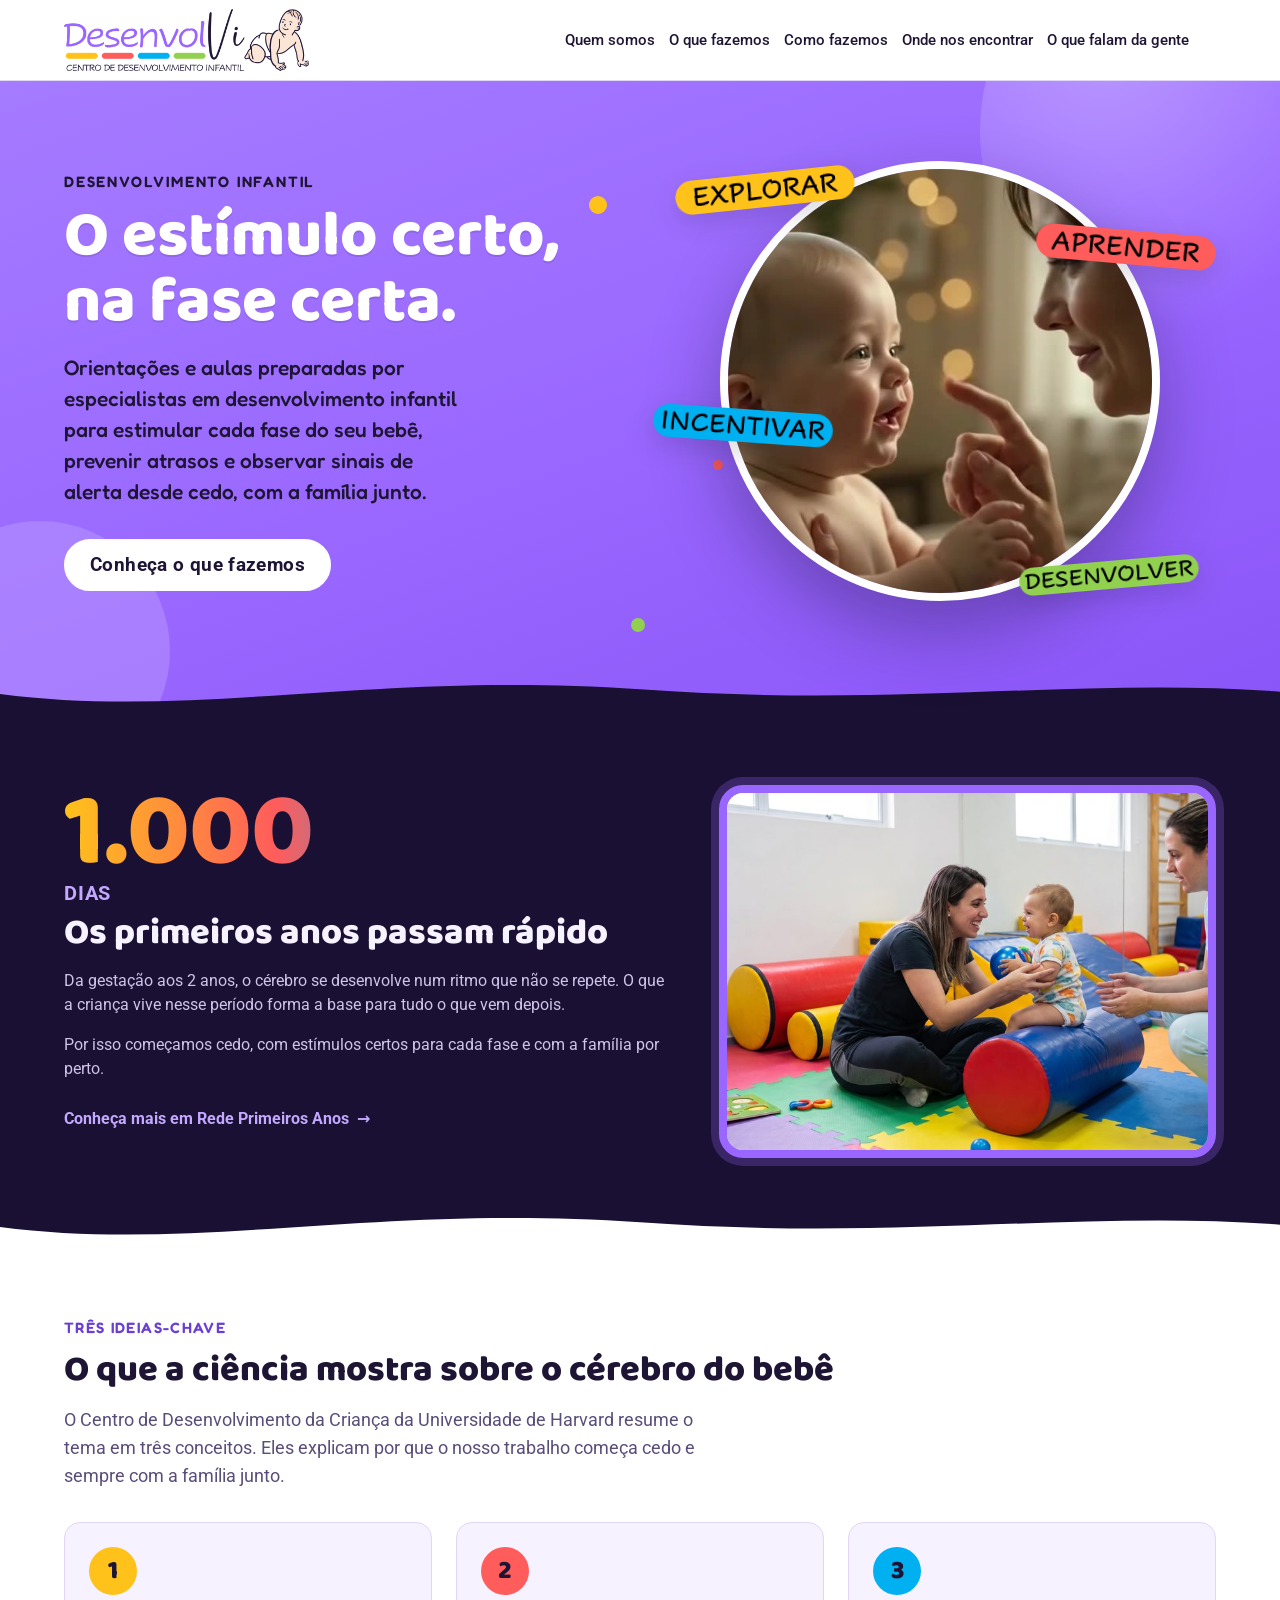
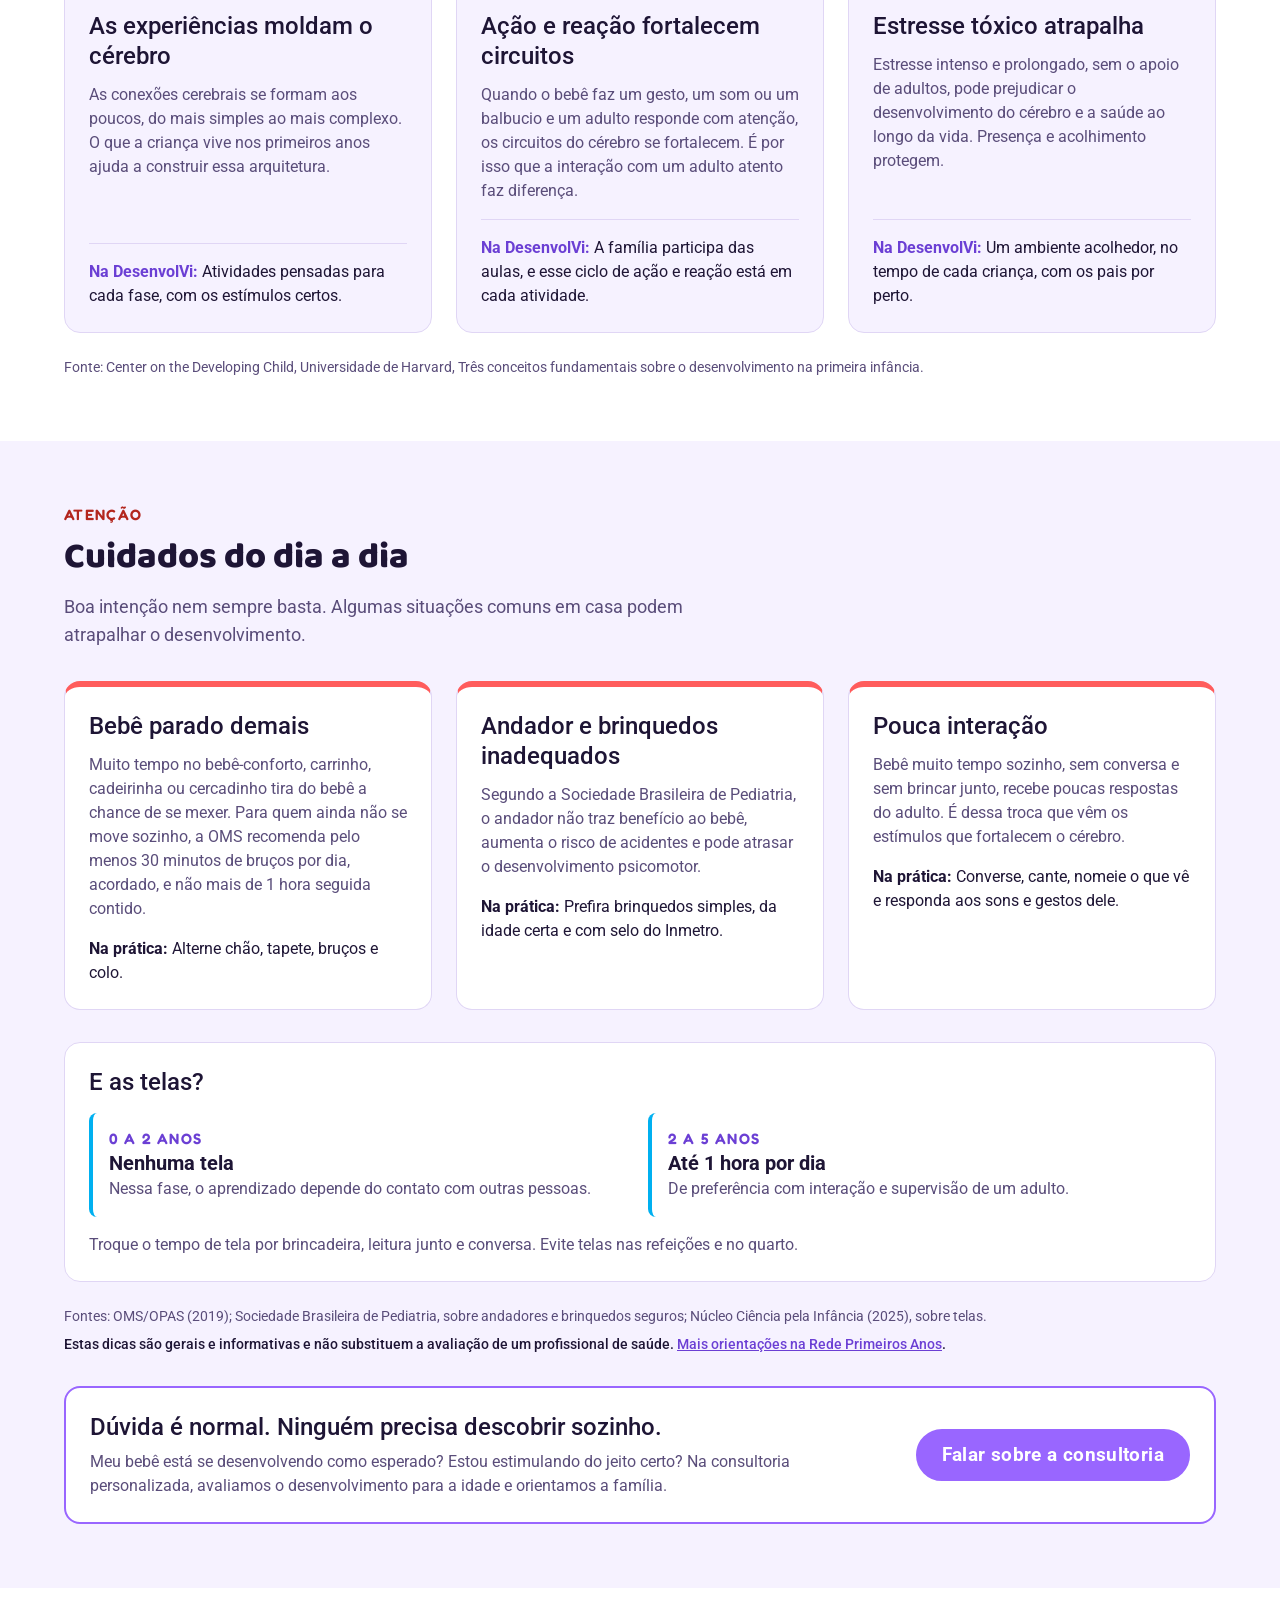
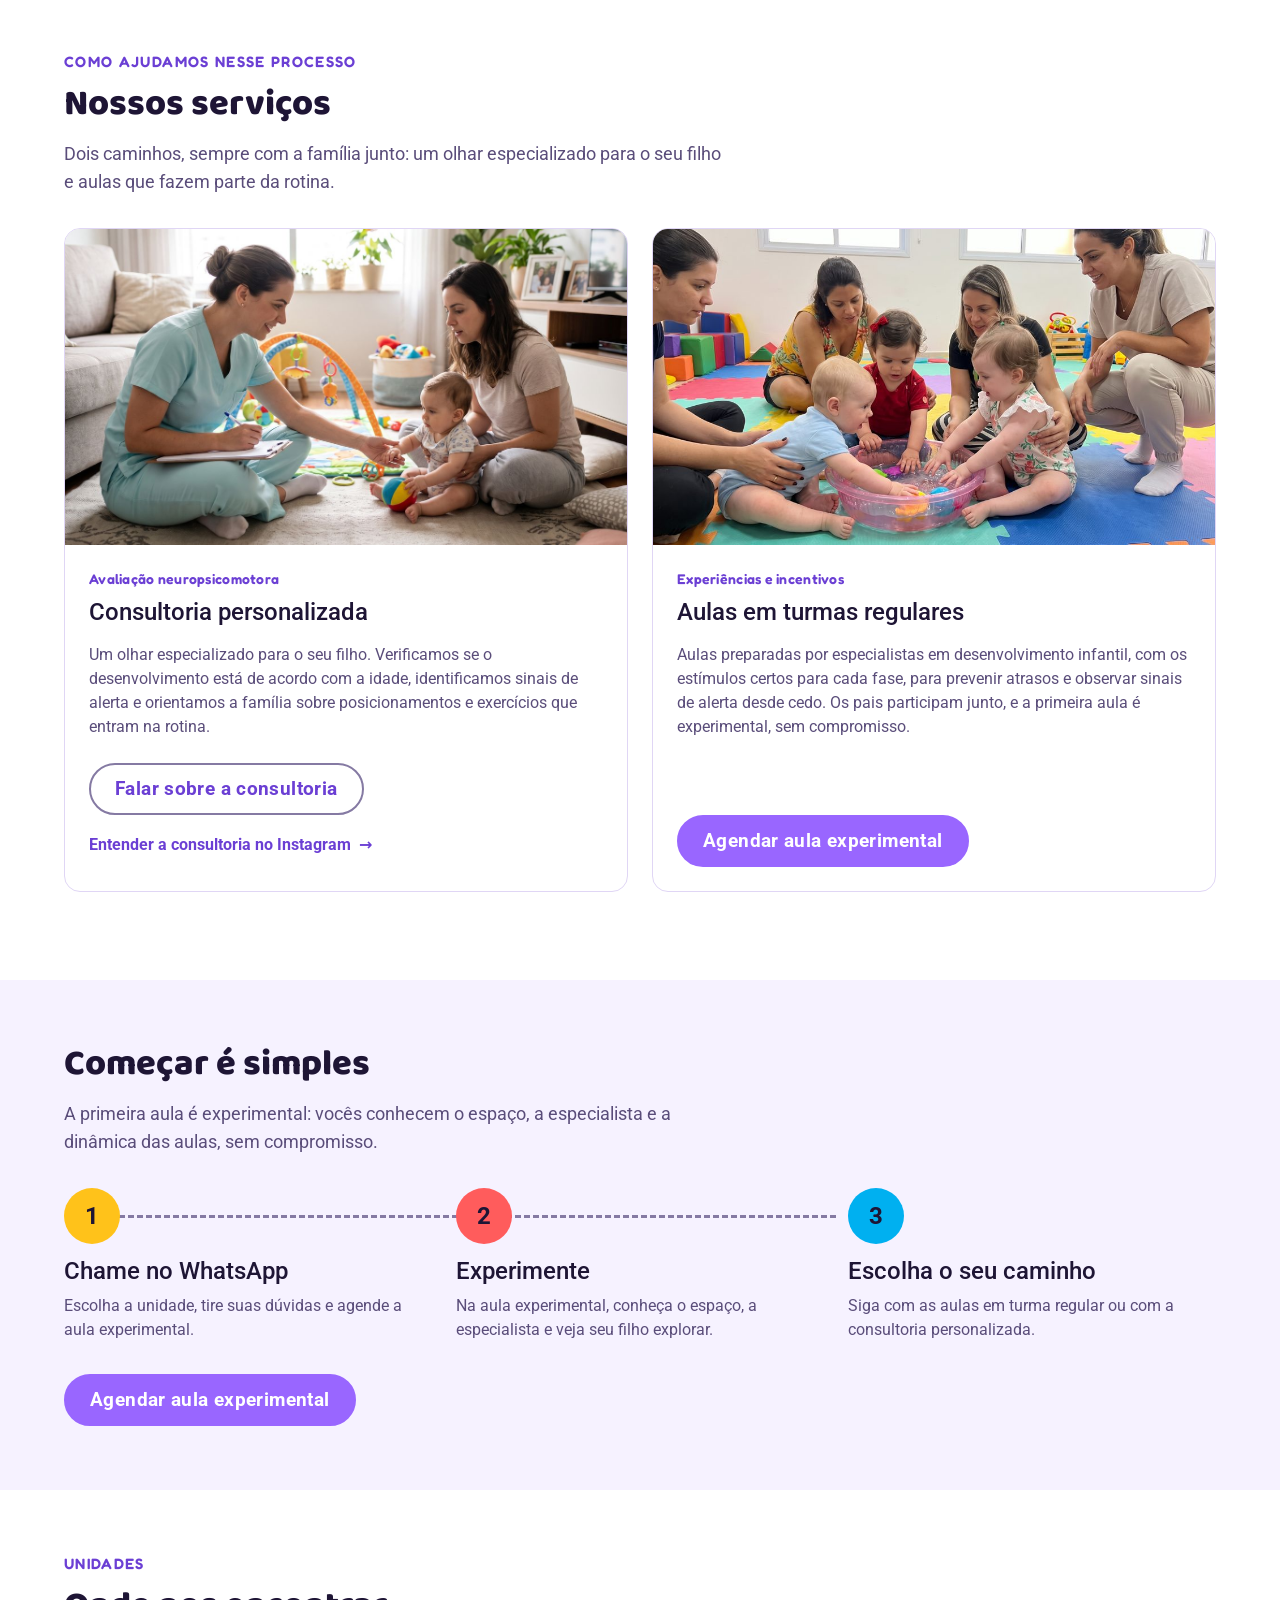
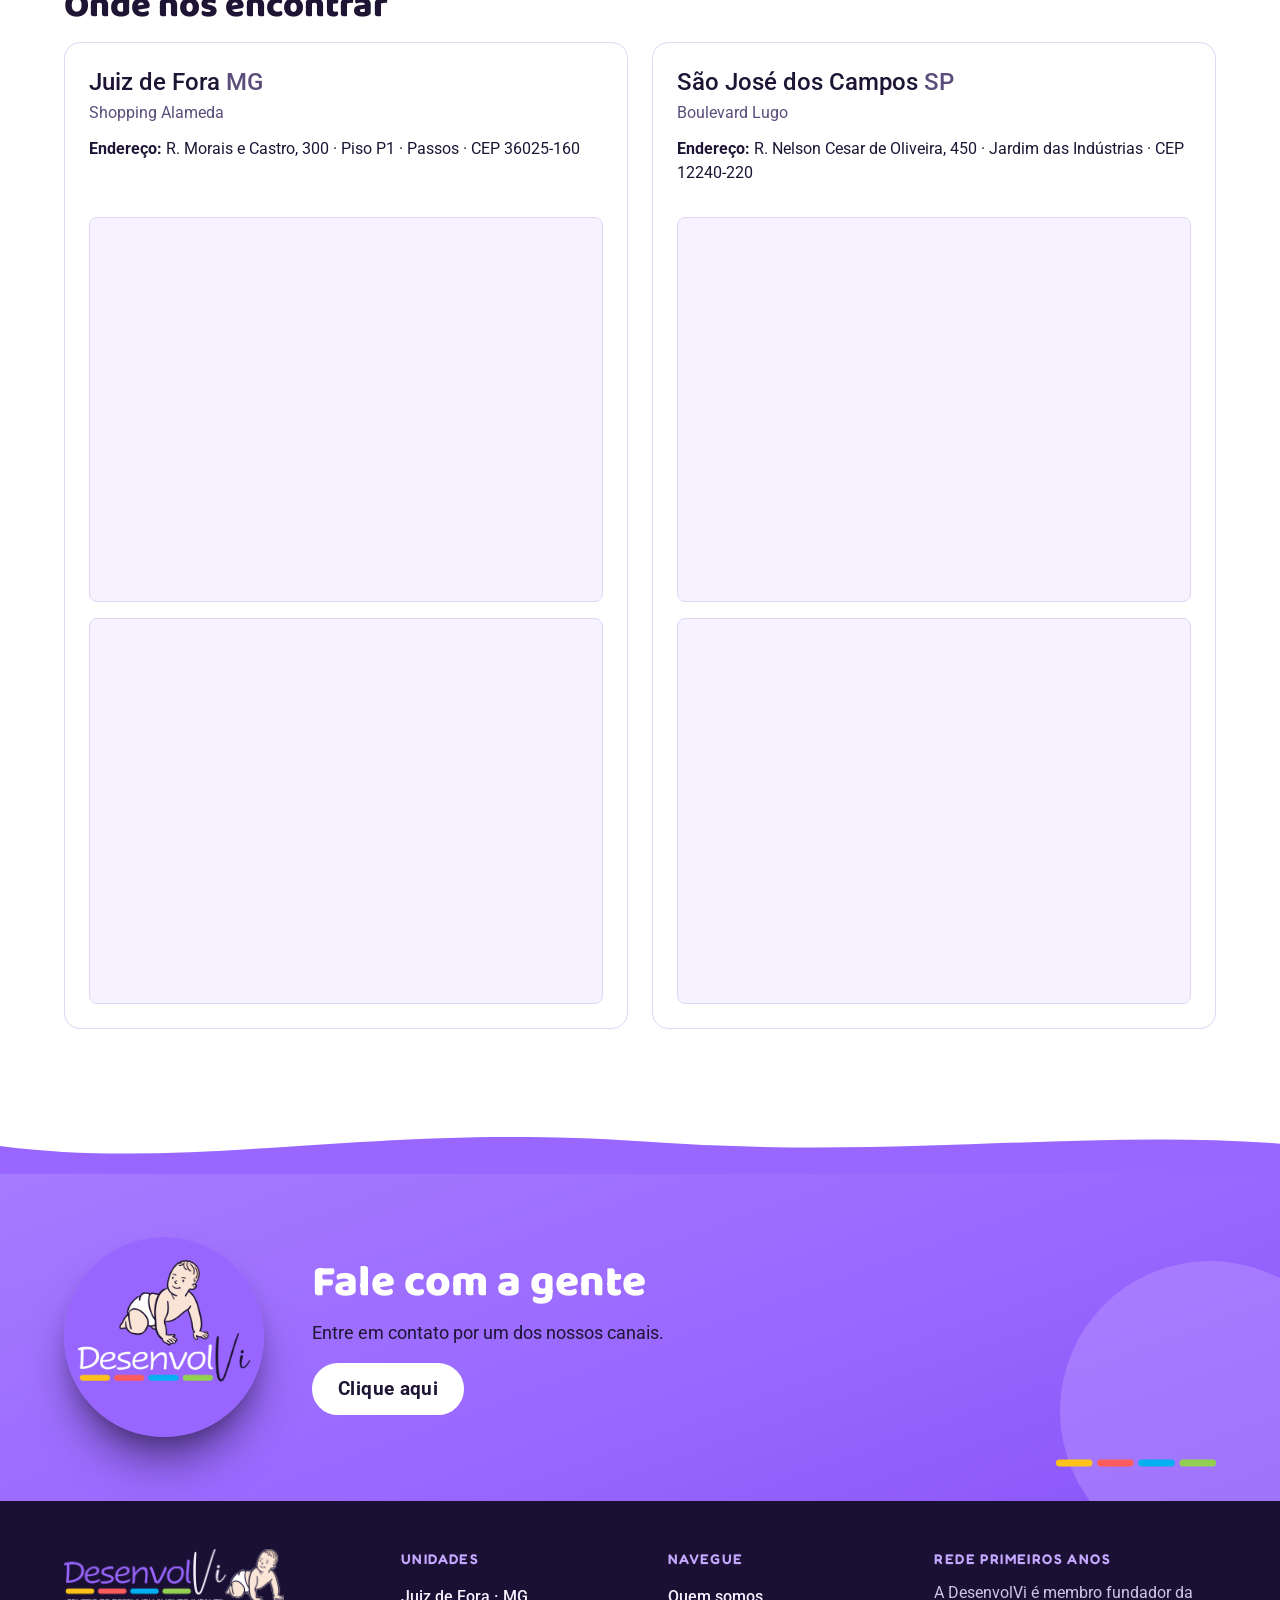
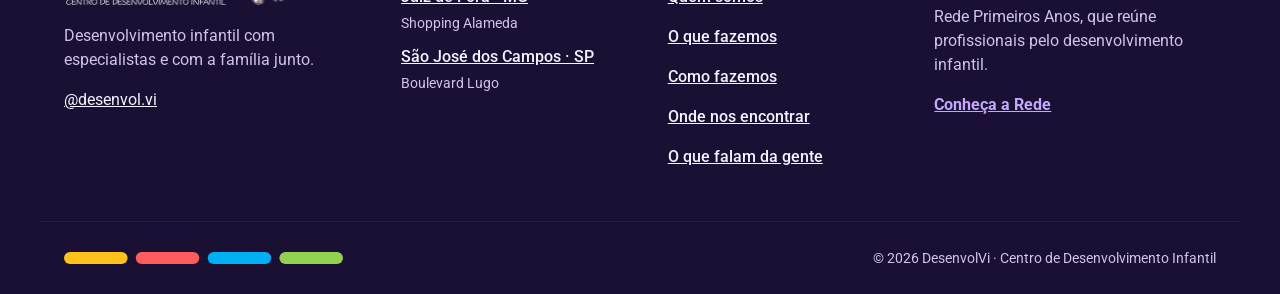
<file: index.html>
<!doctype html>
<html lang="pt-BR">
<head>
<meta charset="utf-8">
<meta name="viewport" content="width=device-width, initial-scale=1">
<title>DesenvolVi · Centro de Desenvolvimento Infantil</title>
<meta name="description" content="A DesenvolVi é um centro de desenvolvimento infantil em Juiz de Fora e São José dos Campos: consultoria personalizada (avaliação neuropsicomotora) e aulas em turmas regulares, com a família junto.">
<meta name="theme-color" content="#9966FF">
<meta property="og:type" content="website">
<meta property="og:locale" content="pt_BR">
<meta property="og:title" content="DesenvolVi · Centro de Desenvolvimento Infantil">
<meta property="og:description" content="A DesenvolVi é um centro de desenvolvimento infantil em Juiz de Fora e São José dos Campos: consultoria personalizada (avaliação neuropsicomotora) e aulas em turmas regulares, com a família junto.">
<meta property="og:image" content="assets/img/icone-app-512.png">
<link rel="icon" href="assets/img/favicon.ico" sizes="any">
<link rel="icon" type="image/png" sizes="32x32" href="assets/img/favicon-32.png">
<link rel="apple-touch-icon" href="assets/img/apple-touch-icon.png">
<link rel="preload" href="assets/fonts/baloo-2-latin-800-normal.woff2" as="font" type="font/woff2" crossorigin>
<link rel="preload" href="assets/fonts/roboto-latin-400-normal.woff2" as="font" type="font/woff2" crossorigin>
<link rel="stylesheet" href="assets/css/style.css?v=5">
<script>(function(){var visto=false;try{visto=sessionStorage.getItem('dv-intro-visto')==='1';}catch(e){}try{if(!visto&&!location.hash&&!(window.matchMedia&&matchMedia('(prefers-reduced-motion: reduce)').matches)){document.documentElement.classList.add('intro-on','intro-lock');}}catch(e){}})();</script>
</head>
<body>
<div class="abertura" id="intro" role="dialog" aria-modal="true" aria-label="Vídeo de abertura">
  <div class="intro-bg" style="background-image:url('assets/video/intro-poster.jpg')"></div>
  <div class="intro-clip" id="intro-clip">
    <video class="intro-video" id="intro-video" muted playsinline preload="auto" poster="assets/video/intro-poster.jpg" aria-label="Vídeo de abertura"></video>
  </div>
  <div class="intro-ctrl">
    <button class="intro-btn" id="intro-som" type="button" aria-pressed="false" aria-label="Ativar o som do vídeo"><svg class="som-off" viewBox="0 0 24 24" width="20" height="20" aria-hidden="true" fill="none" stroke="currentColor" stroke-width="2" stroke-linecap="round" stroke-linejoin="round"><path d="M11 5 6 9H2v6h4l5 4z"/><path d="m23 9-6 6"/><path d="m17 9 6 6"/></svg><svg class="som-on" viewBox="0 0 24 24" width="20" height="20" aria-hidden="true" fill="none" stroke="currentColor" stroke-width="2" stroke-linecap="round" stroke-linejoin="round"><path d="M11 5 6 9H2v6h4l5 4z"/><path d="M15.5 8.5a5 5 0 0 1 0 7"/><path d="M19 5a10 10 0 0 1 0 14"/></svg></button>
    <button class="intro-btn" id="intro-pular" type="button">Pular abertura <span aria-hidden="true">›</span></button>
  </div>
  <noscript><style>.abertura{display:none!important}html{overflow:auto!important}</style></noscript>
</div>
<a class="pular" href="#conteudo">Pular para o conteúdo</a>
<header class="site-header">
  <div class="wrap hd">
    <a class="marca" href="index.html" aria-label="DesenvolVi, Centro de Desenvolvimento Infantil, página inicial"><img src="assets/img/logo-desenvolvi.png" alt="DesenvolVi, Centro de Desenvolvimento Infantil" width="276" height="70"></a>
    <nav class="menu" id="menu" aria-label="Menu principal">
      <ul><li><a href="quem-somos.html">Quem somos</a></li><li><a href="index.html#servicos">O que fazemos</a></li><li><a href="como-fazemos.html">Como fazemos</a></li><li><a href="index.html#unidades">Onde nos encontrar</a></li><li><a href="o-que-falam.html">O que falam da gente</a></li></ul>
      <a class="lnk-app" href="#" data-app hidden>Entrar no app</a>
    </nav>
    <div class="hd-acoes">
      <button class="menu-toggle" id="menu-toggle" type="button" aria-controls="menu" aria-expanded="false" aria-label="Abrir menu"><span></span><span></span><span></span></button>
    </div>
  </div>
</header>

<main id="conteudo">
  <section class="hero lilas">
    <span class="decor" aria-hidden="true"><span class="bolha b1"></span><span class="bolha b2"></span><span class="bolha b4"></span></span>
    <div class="wrap hero-in">
      <div class="ht-text">
        <p class="sobre">Desenvolvimento infantil</p>
        <h1 class="display">O estímulo certo, na fase certa.</h1>
        <p class="lead">Orientações e aulas preparadas por especialistas em desenvolvimento infantil para estimular cada fase do seu bebê, prevenir atrasos e observar sinais de alerta desde cedo, com a família junto.</p>
      </div>
      <div class="ht-art">
        <div class="ht-frame" data-foto="hero"></div>
        <img class="pill p1" src="assets/img/pilulas/explorar.svg" alt="" width="190" height="40"><img class="pill p2" src="assets/img/pilulas/aprender.svg" alt="" width="190" height="40"><img class="pill p3" src="assets/img/pilulas/incentivar.svg" alt="" width="190" height="40"><img class="pill p4" src="assets/img/pilulas/desenvolver.svg" alt="" width="190" height="40">
      </div>
      <div class="acoes">
        <a class="btn btn-claro" href="#servicos" data-evento="cta_hero">Conheça o que fazemos</a>
      </div>
    </div>
    <svg class="onda o-escuro onda-base" viewBox="0 0 1440 96" preserveAspectRatio="none" aria-hidden="true" focusable="false"><path d="M0,48 C220,92 420,8 720,40 C1010,72 1220,18 1440,44 L1440,96 L0,96 Z" fill="currentColor"/></svg>
  </section>

  <section class="escuro">
    <div class="wrap duas secao-in">
      <div>
        <p class="numero"><span>1.000</span> dias</p>
        <h2>Os primeiros anos passam rápido</h2>
        <p>Da gestação aos 2 anos, o cérebro se desenvolve num ritmo que não se repete. O que a criança vive nesse período forma a base para tudo o que vem depois.</p>
        <p>Por isso começamos cedo, com estímulos certos para cada fase e com a família por perto.</p>
        <p><a class="lnk" href="#" data-rede>Conheça mais em Rede Primeiros Anos</a></p>
      </div>
      <figure class="foto-red anel" data-foto="afetivo"></figure>
    </div>
    <svg class="onda o-branco onda-base" viewBox="0 0 1440 96" preserveAspectRatio="none" aria-hidden="true" focusable="false"><path d="M0,48 C220,92 420,8 720,40 C1010,72 1220,18 1440,44 L1440,96 L0,96 Z" fill="currentColor"/></svg>
  </section>

  <section class="secao" id="ciencia">
    <div class="wrap">
      <p class="sobre">Três ideias-chave</p>
      <h2>O que a ciência mostra sobre o cérebro do bebê</h2>
      <p class="intro-sec">O Centro de Desenvolvimento da Criança da Universidade de Harvard resume o tema em três conceitos. Eles explicam por que o nosso trabalho começa cedo e sempre com a família junto.</p>
      <div class="grade g3 ideias"><article class="cartao ideia"><span class="n" aria-hidden="true">1</span><h3>As experiências moldam o cérebro</h3><p>As conexões cerebrais se formam aos poucos, do mais simples ao mais complexo. O que a criança vive nos primeiros anos ajuda a construir essa arquitetura.</p><p class="ideia-dv"><strong>Na DesenvolVi:</strong> Atividades pensadas para cada fase, com os estímulos certos.</p></article><article class="cartao ideia"><span class="n" aria-hidden="true">2</span><h3>Ação e reação fortalecem circuitos</h3><p>Quando o bebê faz um gesto, um som ou um balbucio e um adulto responde com atenção, os circuitos do cérebro se fortalecem. É por isso que a interação com um adulto atento faz diferença.</p><p class="ideia-dv"><strong>Na DesenvolVi:</strong> A família participa das aulas, e esse ciclo de ação e reação está em cada atividade.</p></article><article class="cartao ideia"><span class="n" aria-hidden="true">3</span><h3>Estresse tóxico atrapalha</h3><p>Estresse intenso e prolongado, sem o apoio de adultos, pode prejudicar o desenvolvimento do cérebro e a saúde ao longo da vida. Presença e acolhimento protegem.</p><p class="ideia-dv"><strong>Na DesenvolVi:</strong> Um ambiente acolhedor, no tempo de cada criança, com os pais por perto.</p></article></div>
      <p class="fonte">Fonte: Center on the Developing Child, Universidade de Harvard, Três conceitos fundamentais sobre o desenvolvimento na primeira infância.</p>
    </div>
  </section>

  <section class="secao suave" id="cuidados">
    <div class="wrap">
      <p class="sobre sobre-alerta">Atenção</p>
      <h2>Cuidados do dia a dia</h2>
      <p class="intro-sec">Boa intenção nem sempre basta. Algumas situações comuns em casa podem atrapalhar o desenvolvimento.</p>
      <div class="grade g3 cuidados"><article class="cartao cuidado"><h3>Bebê parado demais</h3><p>Muito tempo no bebê-conforto, carrinho, cadeirinha ou cercadinho tira do bebê a chance de se mexer. Para quem ainda não se move sozinho, a OMS recomenda pelo menos 30 minutos de bruços por dia, acordado, e não mais de 1 hora seguida contido.</p><p class="na-pratica"><strong>Na prática:</strong> Alterne chão, tapete, bruços e colo.</p></article><article class="cartao cuidado"><h3>Andador e brinquedos inadequados</h3><p>Segundo a Sociedade Brasileira de Pediatria, o andador não traz benefício ao bebê, aumenta o risco de acidentes e pode atrasar o desenvolvimento psicomotor.</p><p class="na-pratica"><strong>Na prática:</strong> Prefira brinquedos simples, da idade certa e com selo do Inmetro.</p></article><article class="cartao cuidado"><h3>Pouca interação</h3><p>Bebê muito tempo sozinho, sem conversa e sem brincar junto, recebe poucas respostas do adulto. É dessa troca que vêm os estímulos que fortalecem o cérebro.</p><p class="na-pratica"><strong>Na prática:</strong> Converse, cante, nomeie o que vê e responda aos sons e gestos dele.</p></article></div>
      <div class="telas">
        <h3>E as telas?</h3>
        <div class="telas-faixas">
          <p><span class="idade">0 a 2 anos</span><strong>Nenhuma tela</strong>Nessa fase, o aprendizado depende do contato com outras pessoas.</p>
          <p><span class="idade">2 a 5 anos</span><strong>Até 1 hora por dia</strong>De preferência com interação e supervisão de um adulto.</p>
        </div>
        <p class="telas-nota">Troque o tempo de tela por brincadeira, leitura junto e conversa. Evite telas nas refeições e no quarto.</p>
      </div>
      <p class="fonte">Fontes: OMS/OPAS (2019); Sociedade Brasileira de Pediatria, sobre andadores e brinquedos seguros; Núcleo Ciência pela Infância (2025), sobre telas.</p>
      <p class="fonte fonte-aviso">Estas dicas são gerais e informativas e não substituem a avaliação de um profissional de saúde. <a href="#" data-rede>Mais orientações na Rede Primeiros Anos</a>.</p>
      <div class="cartao gancho">
        <div>
          <h3>Dúvida é normal. Ninguém precisa descobrir sozinho.</h3>
          <p>Meu bebê está se desenvolvendo como esperado? Estou estimulando do jeito certo? Na consultoria personalizada, avaliamos o desenvolvimento para a idade e orientamos a família.</p>
        </div>
        <a class="btn btn-primary" href="index.html#unidades" data-agendar="avaliacao" data-evento="gancho_cuidados">Falar sobre a consultoria</a>
      </div>
    </div>
  </section>

  <section class="secao" id="servicos">
    <div class="wrap">
      <p class="sobre">Como ajudamos nesse processo</p>
      <h2>Nossos serviços</h2>
      <p class="intro-sec">Dois caminhos, sempre com a família junto: um olhar especializado para o seu filho e aulas que fazem parte da rotina.</p>
      <div class="grade g2 servicos">
        <article class="cartao servico">
          <figure class="sv-foto" data-foto="consultoria"></figure>
          <p class="tag">Avaliação neuropsicomotora</p>
          <h3>Consultoria personalizada</h3>
          <p>Um olhar especializado para o seu filho. Verificamos se o desenvolvimento está de acordo com a idade, identificamos sinais de alerta e orientamos a família sobre posicionamentos e exercícios que entram na rotina.</p>
          <div class="sv-acoes">
            <a class="btn btn-sec" href="index.html#unidades" data-agendar="avaliacao" data-evento="cta_consultoria">Falar sobre a consultoria</a>
            <a class="lnk" href="#" data-consultoria>Entender a consultoria no Instagram</a>
          </div>
        </article>
        <article class="cartao servico">
          <figure class="sv-foto" data-foto="social"></figure>
          <p class="tag">Experiências e incentivos</p>
          <h3>Aulas em turmas regulares</h3>
          <p>Aulas preparadas por especialistas em desenvolvimento infantil, com os estímulos certos para cada fase, para prevenir atrasos e observar sinais de alerta desde cedo. Os pais participam junto, e a primeira aula é experimental, sem compromisso.</p>
          <div class="sv-acoes">
            <a class="btn btn-primary" href="index.html#unidades" data-agendar="experimental" data-evento="cta_turmas">Agendar aula experimental</a>
          </div>
        </article>
      </div>
    </div>
  </section>

  <section class="secao suave" id="comecar">
    <div class="wrap">
      <h2>Começar é simples</h2>
      <p class="intro-sec">A primeira aula é experimental: vocês conhecem o espaço, a especialista e a dinâmica das aulas, sem compromisso.</p>
      <ol class="passos cores">
        <li><span class="n" aria-hidden="true">1</span><h3>Chame no WhatsApp</h3><p>Escolha a unidade, tire suas dúvidas e agende a aula experimental.</p></li>
        <li><span class="n" aria-hidden="true">2</span><h3>Experimente</h3><p>Na aula experimental, conheça o espaço, a especialista e veja seu filho explorar.</p></li>
        <li><span class="n" aria-hidden="true">3</span><h3>Escolha o seu caminho</h3><p>Siga com as aulas em turma regular ou com a consultoria personalizada.</p></li>
      </ol>
      <p class="sec-acao"><a class="btn btn-primary" href="index.html#unidades" data-agendar="experimental" data-evento="cta_comecar">Agendar aula experimental</a></p>
    </div>
  </section>

  <section class="secao" id="unidades">
    <div class="wrap">
      <p class="sobre">Unidades</p>
      <h2>Onde nos encontrar</h2>
      <div class="grade g2" data-unidades="mapas"></div>
    </div>
  </section>

  <section class="cta-final lilas">
    <svg class="onda o-lilas onda-topo" viewBox="0 0 1440 96" preserveAspectRatio="none" aria-hidden="true" focusable="false"><path d="M0,48 C220,92 420,8 720,40 C1010,72 1220,18 1440,44 L1440,96 L0,96 Z" fill="currentColor"/></svg>
    <span class="decor" aria-hidden="true"><span class="bolha b3"></span></span>
    <div class="wrap cta-in">
      <span class="logo-3d cta-logo"><img src="assets/img/logo-icone.png" alt="DesenvolVi, Centro de Desenvolvimento Infantil" width="256" height="256" loading="lazy"></span>
      <div>
        <h2>Fale com a gente</h2>
        <p>Entre em contato por um dos nossos canais.</p>
        <a class="btn btn-claro" href="contato.html" aria-label="Clique aqui para ver todos os nossos canais de contato" data-evento="cta_final">Clique aqui</a>
      </div>
      <img class="faixa cta-faixa" src="assets/img/faixa.svg" alt="" width="200" height="12">
    </div>
  </section>
</main>

<footer class="site-footer">
  <div class="wrap ft">
    <div class="ft-marca">
      <img src="assets/img/logo-desenvolvi-escuro.png" alt="DesenvolVi, Centro de Desenvolvimento Infantil" width="276" height="70" loading="lazy">
      <p>Desenvolvimento infantil com especialistas e com a família junto.</p>
      <p><a href="#" data-instagram data-usuario>Instagram</a></p>
    </div>
    <div>
      <h2 class="ft-tit">Unidades</h2>
      <ul class="ft-lista" data-unidades="rodape"></ul>
    </div>
    <div>
      <h2 class="ft-tit">Navegue</h2>
      <ul class="ft-lista"><li><a href="quem-somos.html">Quem somos</a></li><li><a href="index.html#servicos">O que fazemos</a></li><li><a href="como-fazemos.html">Como fazemos</a></li><li><a href="index.html#unidades">Onde nos encontrar</a></li><li><a href="o-que-falam.html">O que falam da gente</a></li></ul>
      <p><a href="#" data-app hidden>Entrar no app</a></p>
    </div>
    <div class="ft-rede">
      <h2 class="ft-tit">Rede Primeiros Anos</h2>
      <p>A DesenvolVi é membro fundador da Rede Primeiros Anos, que reúne profissionais pelo desenvolvimento infantil.</p>
      <p><a href="#" data-rede>Conheça a Rede</a></p>
    </div>
  </div>
  <div class="wrap ft-base">
    <img class="faixa" src="assets/img/faixa.svg" alt="" width="200" height="12">
    <p>© <span id="ano">2026</span> DesenvolVi · Centro de Desenvolvimento Infantil</p>
  </div>
</footer>

<dialog class="dlg" id="dlg-agendar" aria-labelledby="dlg-tit">
  <div class="dlg-caixa">
    <button class="dlg-fechar" type="button" data-fechar aria-label="Fechar">×</button>
    <h2 id="dlg-tit">Escolha a unidade</h2>
    <p>A conversa continua pelo WhatsApp.</p>
    <ul class="dlg-lista" id="dlg-unidades"></ul>
  </div>
</dialog>

<script src="assets/js/config.js?v=5"></script>
<script src="assets/js/app.js?v=5"></script>
</body>
</html>
</file>
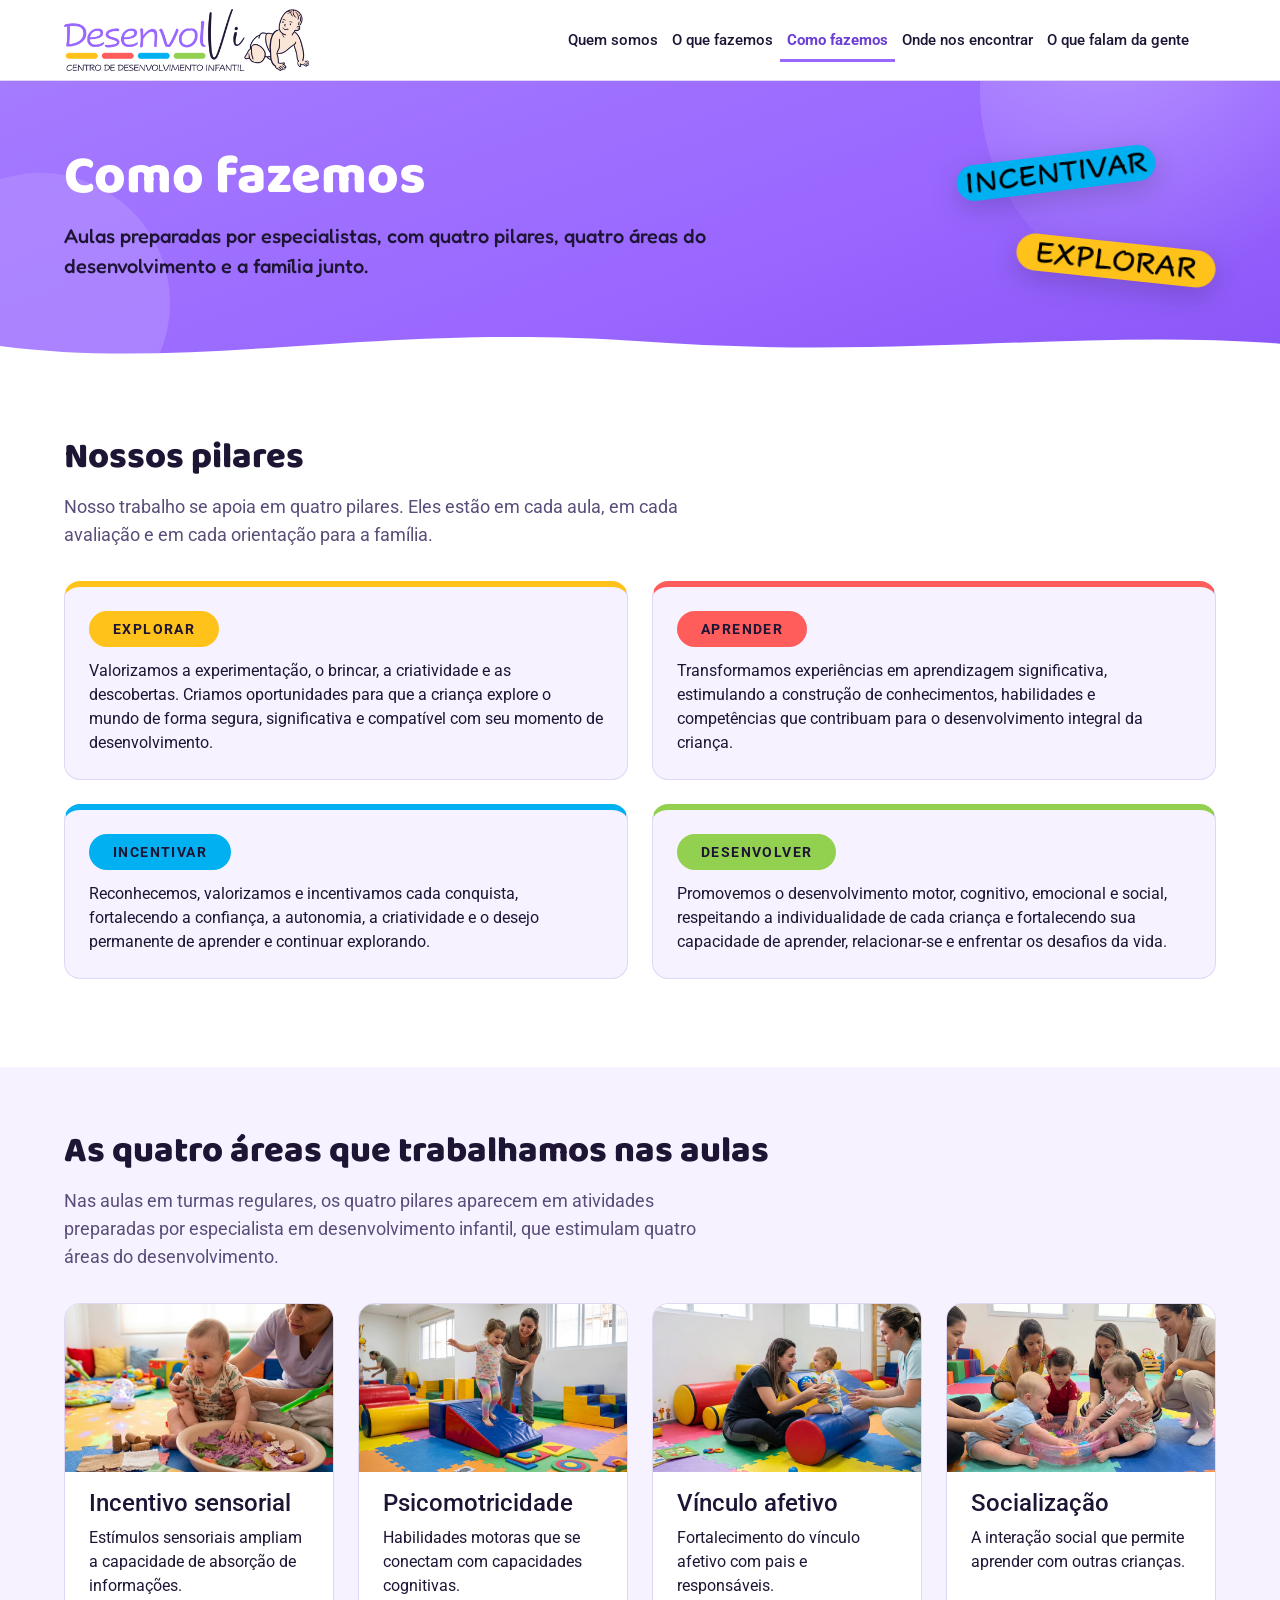
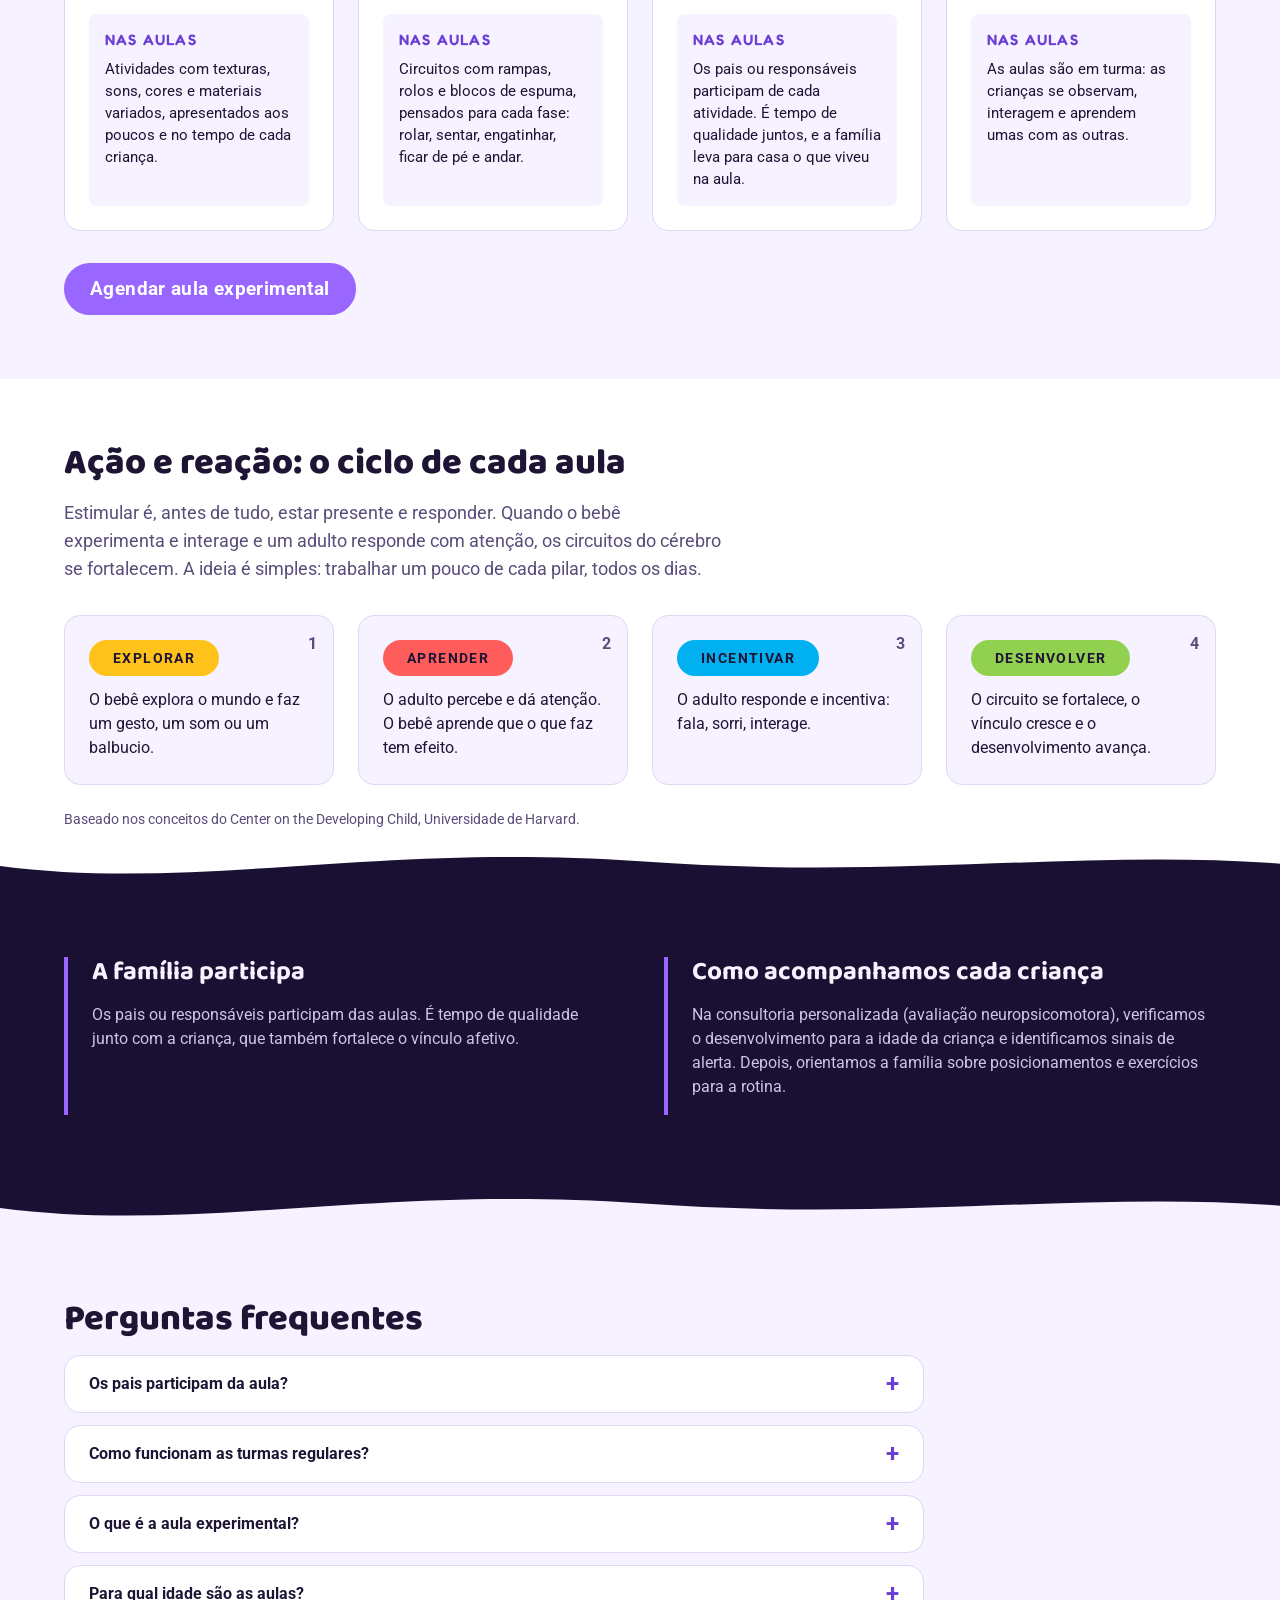
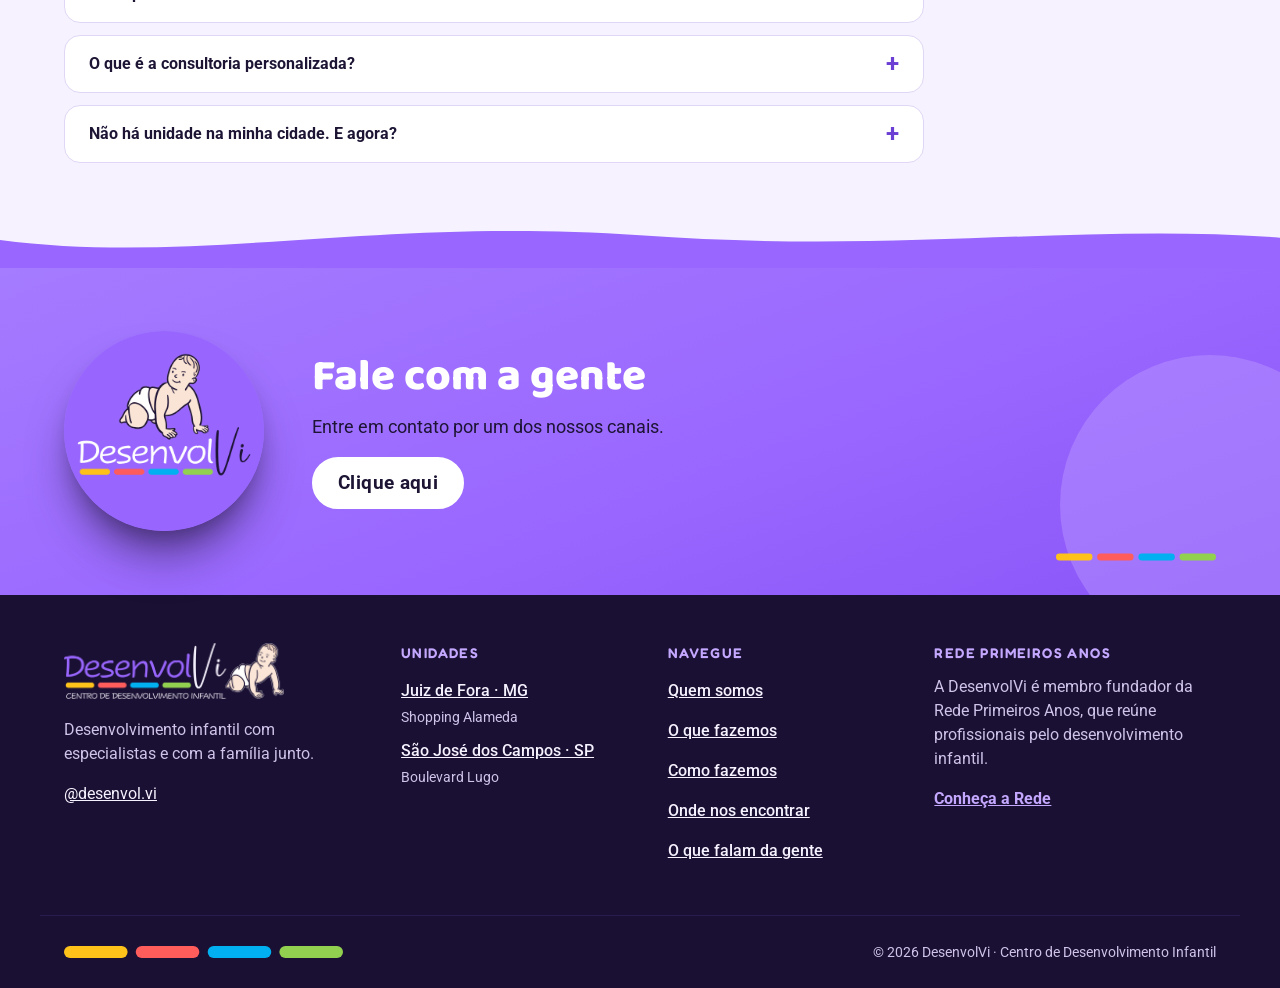
<file: como-fazemos.html>
<!doctype html>
<html lang="pt-BR">
<head>
<meta charset="utf-8">
<meta name="viewport" content="width=device-width, initial-scale=1">
<title>Como fazemos · DesenvolVi</title>
<meta name="description" content="Como são as aulas da DesenvolVi: os quatro pilares, as quatro áreas do desenvolvimento, o ciclo de ação e reação, a participação da família e as perguntas frequentes.">
<meta name="theme-color" content="#9966FF">
<meta property="og:type" content="website">
<meta property="og:locale" content="pt_BR">
<meta property="og:title" content="Como fazemos · DesenvolVi">
<meta property="og:description" content="Como são as aulas da DesenvolVi: os quatro pilares, as quatro áreas do desenvolvimento, o ciclo de ação e reação, a participação da família e as perguntas frequentes.">
<meta property="og:image" content="assets/img/icone-app-512.png">
<link rel="icon" href="assets/img/favicon.ico" sizes="any">
<link rel="icon" type="image/png" sizes="32x32" href="assets/img/favicon-32.png">
<link rel="apple-touch-icon" href="assets/img/apple-touch-icon.png">
<link rel="preload" href="assets/fonts/baloo-2-latin-800-normal.woff2" as="font" type="font/woff2" crossorigin>
<link rel="preload" href="assets/fonts/roboto-latin-400-normal.woff2" as="font" type="font/woff2" crossorigin>
<link rel="stylesheet" href="assets/css/style.css?v=5">
</head>
<body>
<a class="pular" href="#conteudo">Pular para o conteúdo</a>
<header class="site-header">
  <div class="wrap hd">
    <a class="marca" href="index.html" aria-label="DesenvolVi, Centro de Desenvolvimento Infantil, página inicial"><img src="assets/img/logo-desenvolvi.png" alt="DesenvolVi, Centro de Desenvolvimento Infantil" width="276" height="70"></a>
    <nav class="menu" id="menu" aria-label="Menu principal">
      <ul><li><a href="quem-somos.html">Quem somos</a></li><li><a href="index.html#servicos">O que fazemos</a></li><li><a href="como-fazemos.html" aria-current="page">Como fazemos</a></li><li><a href="index.html#unidades">Onde nos encontrar</a></li><li><a href="o-que-falam.html">O que falam da gente</a></li></ul>
      <a class="lnk-app" href="#" data-app hidden>Entrar no app</a>
    </nav>
    <div class="hd-acoes">
      <button class="menu-toggle" id="menu-toggle" type="button" aria-controls="menu" aria-expanded="false" aria-label="Abrir menu"><span></span><span></span><span></span></button>
    </div>
  </div>
</header>

<main id="conteudo">
  <section class="pg-topo lilas">
    <span class="decor" aria-hidden="true"><span class="bolha b1"></span><span class="bolha b2"></span></span>
    <div class="wrap pg-topo-in">
      <div>
        <h1>Como fazemos</h1>
        <p class="lead">Aulas preparadas por especialistas, com quatro pilares, quatro áreas do desenvolvimento e a família junto.</p>
      </div>
      <div class="pg-adesivos" aria-hidden="true">
        <img src="assets/img/pilulas/incentivar.svg" alt="" width="190" height="40">
        <img src="assets/img/pilulas/explorar.svg" alt="" width="190" height="40">
      </div>
    </div>
    <svg class="onda o-branco onda-base" viewBox="0 0 1440 96" preserveAspectRatio="none" aria-hidden="true" focusable="false"><path d="M0,48 C220,92 420,8 720,40 C1010,72 1220,18 1440,44 L1440,96 L0,96 Z" fill="currentColor"/></svg>
  </section>

  <section class="secao">
    <div class="wrap">
      <h2>Nossos pilares</h2>
      <p class="intro-sec">Nosso trabalho se apoia em quatro pilares. Eles estão em cada aula, em cada avaliação e em cada orientação para a família.</p>
      <div class="grade g2"><article class="cartao pilar-longo c-explorar"><h3><span class="pilula pl-explorar">EXPLORAR</span></h3><p>Valorizamos a experimentação, o brincar, a criatividade e as descobertas. Criamos oportunidades para que a criança explore o mundo de forma segura, significativa e compatível com seu momento de desenvolvimento.</p></article><article class="cartao pilar-longo c-aprender"><h3><span class="pilula pl-aprender">APRENDER</span></h3><p>Transformamos experiências em aprendizagem significativa, estimulando a construção de conhecimentos, habilidades e competências que contribuam para o desenvolvimento integral da criança.</p></article><article class="cartao pilar-longo c-incentivar"><h3><span class="pilula pl-incentivar">INCENTIVAR</span></h3><p>Reconhecemos, valorizamos e incentivamos cada conquista, fortalecendo a confiança, a autonomia, a criatividade e o desejo permanente de aprender e continuar explorando.</p></article><article class="cartao pilar-longo c-desenvolver"><h3><span class="pilula pl-desenvolver">DESENVOLVER</span></h3><p>Promovemos o desenvolvimento motor, cognitivo, emocional e social, respeitando a individualidade de cada criança e fortalecendo sua capacidade de aprender, relacionar-se e enfrentar os desafios da vida.</p></article></div>
    </div>
  </section>

  <section class="secao suave" id="areas">
    <div class="wrap">
      <h2>As quatro áreas que trabalhamos nas aulas</h2>
      <p class="intro-sec">Nas aulas em turmas regulares, os quatro pilares aparecem em atividades preparadas por especialista em desenvolvimento infantil, que estimulam quatro áreas do desenvolvimento.</p>
      <div class="grade g4 areas"><article class="cartao area"><figure class="area-foto" data-foto="sensorial"></figure><h3>Incentivo sensorial</h3><p>Estímulos sensoriais ampliam a capacidade de absorção de informações.</p><div class="nas-aulas"><p class="nas-aulas-tit">Nas aulas</p><p>Atividades com texturas, sons, cores e materiais variados, apresentados aos poucos e no tempo de cada criança.</p></div></article><article class="cartao area"><figure class="area-foto" data-foto="psicomotor"></figure><h3>Psicomotricidade</h3><p>Habilidades motoras que se conectam com capacidades cognitivas.</p><div class="nas-aulas"><p class="nas-aulas-tit">Nas aulas</p><p>Circuitos com rampas, rolos e blocos de espuma, pensados para cada fase: rolar, sentar, engatinhar, ficar de pé e andar.</p></div></article><article class="cartao area"><figure class="area-foto" data-foto="afetivo"></figure><h3>Vínculo afetivo</h3><p>Fortalecimento do vínculo afetivo com pais e responsáveis.</p><div class="nas-aulas"><p class="nas-aulas-tit">Nas aulas</p><p>Os pais ou responsáveis participam de cada atividade. É tempo de qualidade juntos, e a família leva para casa o que viveu na aula.</p></div></article><article class="cartao area"><figure class="area-foto" data-foto="social"></figure><h3>Socialização</h3><p>A interação social que permite aprender com outras crianças.</p><div class="nas-aulas"><p class="nas-aulas-tit">Nas aulas</p><p>As aulas são em turma: as crianças se observam, interagem e aprendem umas com as outras.</p></div></article></div>
      <p class="sec-acao"><a class="btn btn-primary" href="index.html#unidades" data-agendar="experimental" data-evento="cta_areas">Agendar aula experimental</a></p>
    </div>
  </section>

  <section class="secao">
    <div class="wrap">
      <h2>Ação e reação: o ciclo de cada aula</h2>
      <p class="intro-sec">Estimular é, antes de tudo, estar presente e responder. Quando o bebê experimenta e interage e um adulto responde com atenção, os circuitos do cérebro se fortalecem. A ideia é simples: trabalhar um pouco de cada pilar, todos os dias.</p>
      <ol class="ciclo"><li><span class="pilula pl-explorar">EXPLORAR</span><p>O bebê explora o mundo e faz um gesto, um som ou um balbucio.</p></li><li><span class="pilula pl-aprender">APRENDER</span><p>O adulto percebe e dá atenção. O bebê aprende que o que faz tem efeito.</p></li><li><span class="pilula pl-incentivar">INCENTIVAR</span><p>O adulto responde e incentiva: fala, sorri, interage.</p></li><li><span class="pilula pl-desenvolver">DESENVOLVER</span><p>O circuito se fortalece, o vínculo cresce e o desenvolvimento avança.</p></li></ol>
      <p class="fonte">Baseado nos conceitos do Center on the Developing Child, Universidade de Harvard.</p>
    </div>
  </section>

  <section class="escuro">
    <svg class="onda o-escuro onda-topo" viewBox="0 0 1440 96" preserveAspectRatio="none" aria-hidden="true" focusable="false"><path d="M0,48 C220,92 420,8 720,40 C1010,72 1220,18 1440,44 L1440,96 L0,96 Z" fill="currentColor"/></svg>
    <div class="wrap secao-in"><div class="grade g2 sem-cartao">
      <article>
        <h2 class="h3">A família participa</h2>
        <p>Os pais ou responsáveis participam das aulas. É tempo de qualidade junto com a criança, que também fortalece o vínculo afetivo.</p>
      </article>
      <article>
        <h2 class="h3">Como acompanhamos cada criança</h2>
        <p>Na consultoria personalizada (avaliação neuropsicomotora), verificamos o desenvolvimento para a idade da criança e identificamos sinais de alerta. Depois, orientamos a família sobre posicionamentos e exercícios para a rotina.</p>
      </article>
    </div></div>
    <svg class="onda o-suave onda-base" viewBox="0 0 1440 96" preserveAspectRatio="none" aria-hidden="true" focusable="false"><path d="M0,48 C220,92 420,8 720,40 C1010,72 1220,18 1440,44 L1440,96 L0,96 Z" fill="currentColor"/></svg>
  </section>

  <section class="secao suave">
    <div class="wrap">
      <h2>Perguntas frequentes</h2>
      <div class="faqs"><details class="faq"><summary>Os pais participam da aula?</summary><p>Sim. A proposta é tempo de qualidade da criança junto com seus pais ou responsáveis, o que também fortalece o vínculo afetivo.</p></details><details class="faq"><summary>Como funcionam as turmas regulares?</summary><p>São aulas em turmas, conduzidas por especialista em desenvolvimento infantil, que trabalham as quatro áreas: incentivo sensorial, psicomotricidade, vínculo afetivo e socialização. Fale com a unidade para saber turmas, dias e horários.</p></details><details class="faq"><summary>O que é a aula experimental?</summary><p>É a primeira aula, para vocês conhecerem o espaço, a especialista e a dinâmica das aulas antes de escolher a turma regular. Não há compromisso.</p></details><details class="faq"><summary>Para qual idade são as aulas?</summary><p>O foco é a primeira infância, com ênfase nos primeiros anos de vida. Fale com a unidade para saber as turmas disponíveis para a idade do seu filho.</p></details><details class="faq"><summary>O que é a consultoria personalizada?</summary><p>É a avaliação neuropsicomotora: verificamos se o desenvolvimento está de acordo com a idade da criança, identificamos sinais de alerta e orientamos a família sobre exercícios e posicionamentos para a rotina.</p></details><details class="faq"><summary>Não há unidade na minha cidade. E agora?</summary><p>Por enquanto, a DesenvolVi está nas cidades listadas em Onde nos encontrar. Fale com a gente pelo WhatsApp para saber das novidades.</p></details></div>
    </div>
  </section>

  <section class="cta-final lilas">
    <svg class="onda o-lilas onda-topo" viewBox="0 0 1440 96" preserveAspectRatio="none" aria-hidden="true" focusable="false"><path d="M0,48 C220,92 420,8 720,40 C1010,72 1220,18 1440,44 L1440,96 L0,96 Z" fill="currentColor"/></svg>
    <span class="decor" aria-hidden="true"><span class="bolha b3"></span></span>
    <div class="wrap cta-in">
      <span class="logo-3d cta-logo"><img src="assets/img/logo-icone.png" alt="DesenvolVi, Centro de Desenvolvimento Infantil" width="256" height="256" loading="lazy"></span>
      <div>
        <h2>Fale com a gente</h2>
        <p>Entre em contato por um dos nossos canais.</p>
        <a class="btn btn-claro" href="contato.html" aria-label="Clique aqui para ver todos os nossos canais de contato" data-evento="cta_final">Clique aqui</a>
      </div>
      <img class="faixa cta-faixa" src="assets/img/faixa.svg" alt="" width="200" height="12">
    </div>
  </section>
</main>

<footer class="site-footer">
  <div class="wrap ft">
    <div class="ft-marca">
      <img src="assets/img/logo-desenvolvi-escuro.png" alt="DesenvolVi, Centro de Desenvolvimento Infantil" width="276" height="70" loading="lazy">
      <p>Desenvolvimento infantil com especialistas e com a família junto.</p>
      <p><a href="#" data-instagram data-usuario>Instagram</a></p>
    </div>
    <div>
      <h2 class="ft-tit">Unidades</h2>
      <ul class="ft-lista" data-unidades="rodape"></ul>
    </div>
    <div>
      <h2 class="ft-tit">Navegue</h2>
      <ul class="ft-lista"><li><a href="quem-somos.html">Quem somos</a></li><li><a href="index.html#servicos">O que fazemos</a></li><li><a href="como-fazemos.html">Como fazemos</a></li><li><a href="index.html#unidades">Onde nos encontrar</a></li><li><a href="o-que-falam.html">O que falam da gente</a></li></ul>
      <p><a href="#" data-app hidden>Entrar no app</a></p>
    </div>
    <div class="ft-rede">
      <h2 class="ft-tit">Rede Primeiros Anos</h2>
      <p>A DesenvolVi é membro fundador da Rede Primeiros Anos, que reúne profissionais pelo desenvolvimento infantil.</p>
      <p><a href="#" data-rede>Conheça a Rede</a></p>
    </div>
  </div>
  <div class="wrap ft-base">
    <img class="faixa" src="assets/img/faixa.svg" alt="" width="200" height="12">
    <p>© <span id="ano">2026</span> DesenvolVi · Centro de Desenvolvimento Infantil</p>
  </div>
</footer>

<dialog class="dlg" id="dlg-agendar" aria-labelledby="dlg-tit">
  <div class="dlg-caixa">
    <button class="dlg-fechar" type="button" data-fechar aria-label="Fechar">×</button>
    <h2 id="dlg-tit">Escolha a unidade</h2>
    <p>A conversa continua pelo WhatsApp.</p>
    <ul class="dlg-lista" id="dlg-unidades"></ul>
  </div>
</dialog>

<script src="assets/js/config.js?v=5"></script>
<script src="assets/js/app.js?v=5"></script>
</body>
</html>
</file>
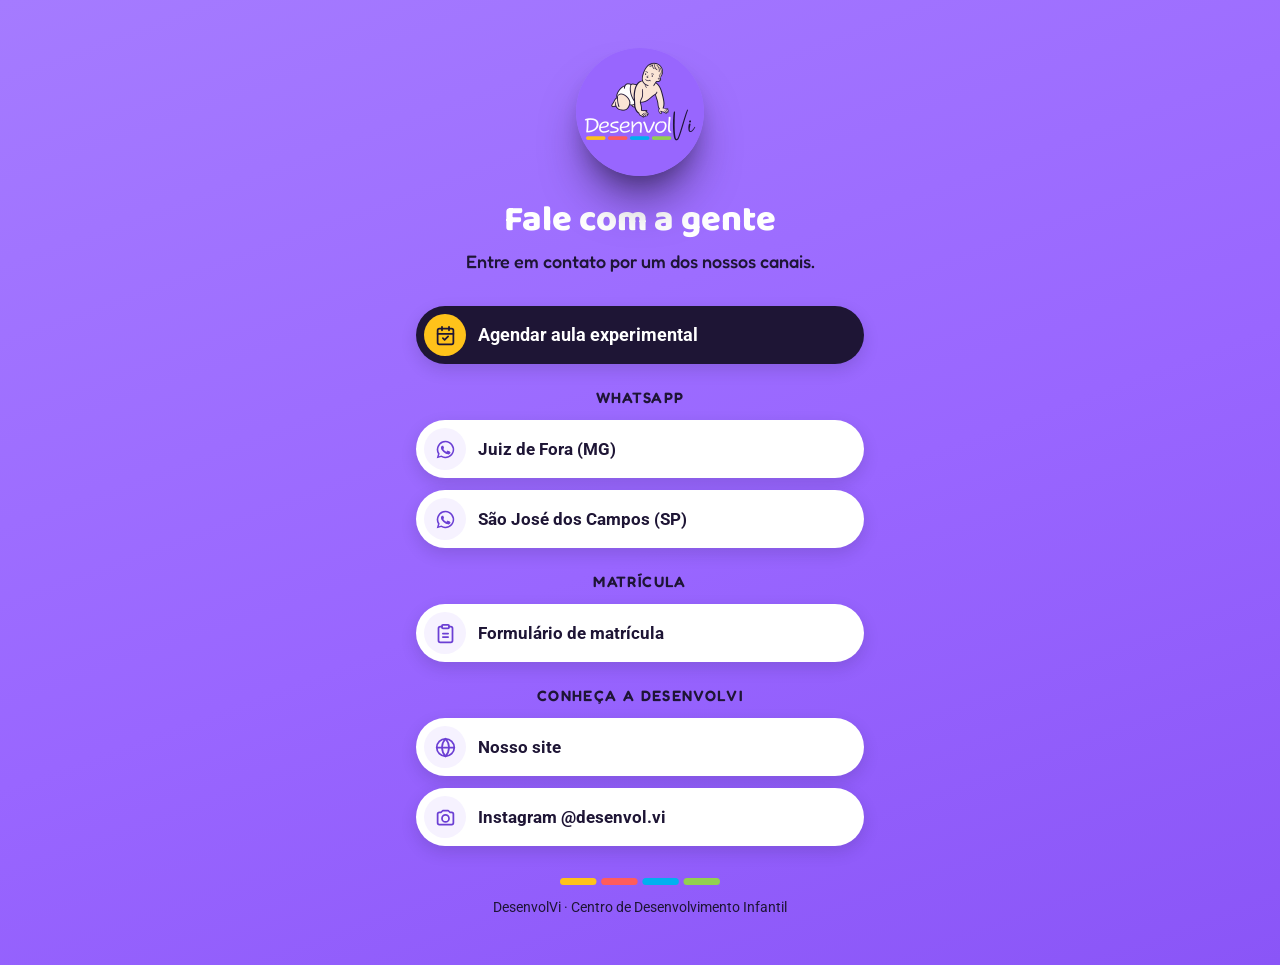
<file: contato.html>
<!doctype html>
<html lang="pt-BR">
<head>
<meta charset="utf-8">
<meta name="viewport" content="width=device-width, initial-scale=1">
<title>Fale com a gente · DesenvolVi</title>
<meta name="description" content="Todos os canais da DesenvolVi: aula experimental, WhatsApp das unidades, matrícula, tabela de preços, site e redes sociais.">
<meta name="theme-color" content="#9966FF">
<meta property="og:type" content="website">
<meta property="og:locale" content="pt_BR">
<meta property="og:title" content="Fale com a gente · DesenvolVi">
<meta property="og:description" content="Todos os canais da DesenvolVi: aula experimental, WhatsApp das unidades, matrícula, tabela de preços, site e redes sociais.">
<meta property="og:image" content="assets/img/icone-app-512.png">
<link rel="icon" href="assets/img/favicon.ico" sizes="any">
<link rel="icon" type="image/png" sizes="32x32" href="assets/img/favicon-32.png">
<link rel="apple-touch-icon" href="assets/img/apple-touch-icon.png">
<link rel="preload" href="assets/fonts/baloo-2-latin-800-normal.woff2" as="font" type="font/woff2" crossorigin>
<link rel="preload" href="assets/fonts/roboto-latin-400-normal.woff2" as="font" type="font/woff2" crossorigin>
<link rel="stylesheet" href="assets/css/style.css?v=5">
</head>
<body class="pg-links">
<main class="links-wrap" id="conteudo">
  <span class="logo-3d links-logo"><img src="assets/img/logo-icone.png" alt="DesenvolVi, Centro de Desenvolvimento Infantil" width="256" height="256"></span>
  <h1 class="links-tit">Fale com a gente</h1>
  <p class="links-sub">Entre em contato por um dos nossos canais.</p>
  <div data-contato></div>
  <noscript><p class="links-sub">Para ver os canais, ative o JavaScript ou acesse <a href="index.html">o site da DesenvolVi</a>.</p></noscript>
  <img class="faixa links-faixa" src="assets/img/faixa.svg" alt="" width="200" height="12">
  <p class="links-rodape">DesenvolVi · Centro de Desenvolvimento Infantil</p>
</main>

<dialog class="dlg" id="dlg-agendar" aria-labelledby="dlg-tit">
  <div class="dlg-caixa">
    <button class="dlg-fechar" type="button" data-fechar aria-label="Fechar">×</button>
    <h2 id="dlg-tit">Escolha a unidade</h2>
    <p>A conversa continua pelo WhatsApp.</p>
    <ul class="dlg-lista" id="dlg-unidades"></ul>
  </div>
</dialog>

<script src="assets/js/config.js?v=5"></script>
<script src="assets/js/app.js?v=5"></script>
</body>
</html>
</file>
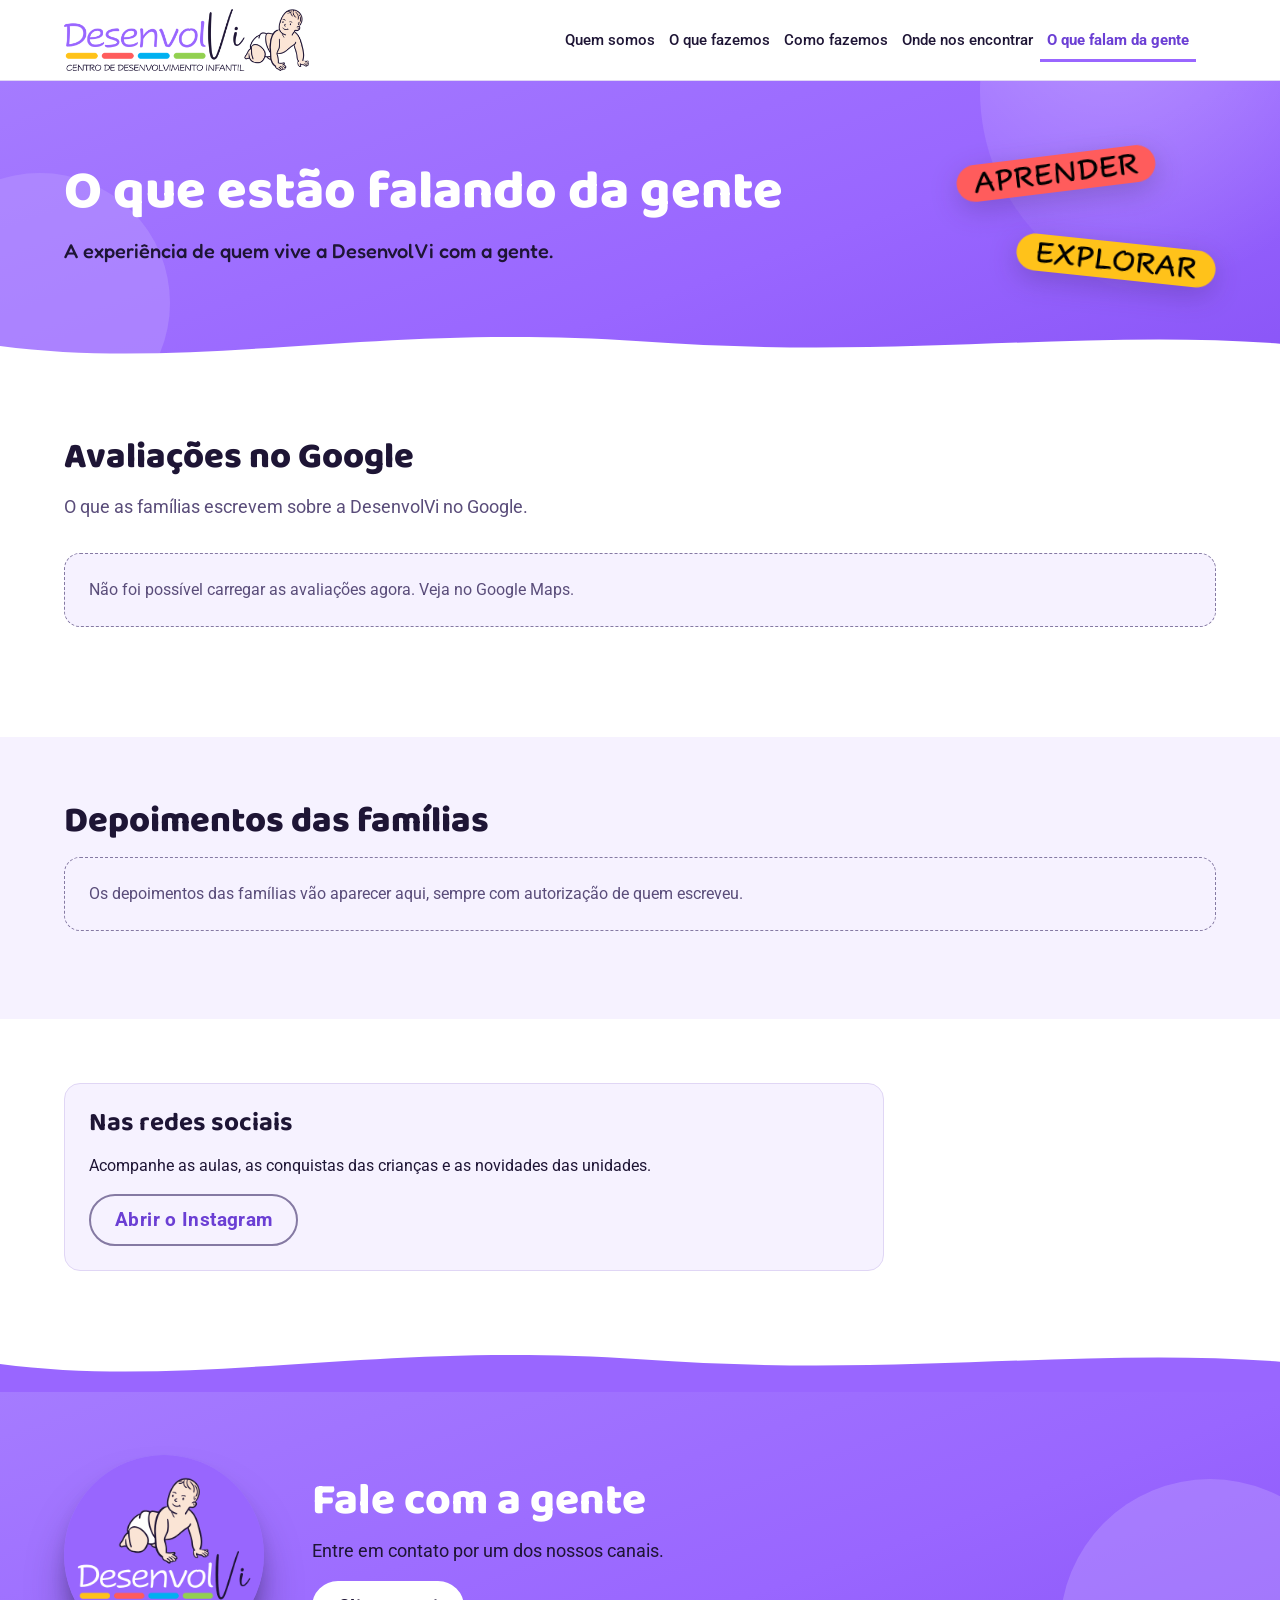
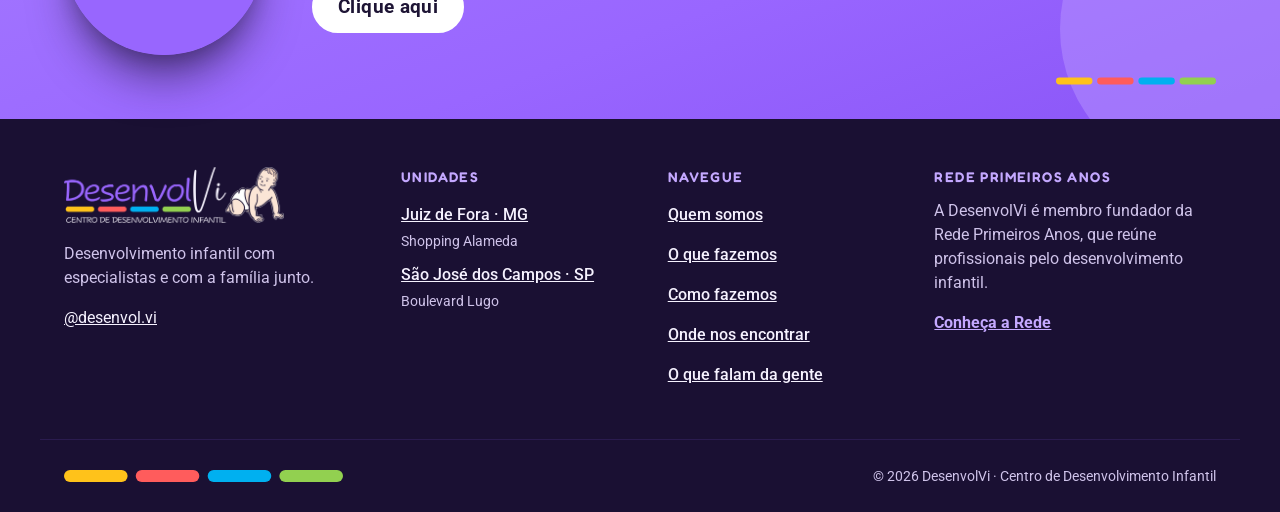
<file: o-que-falam.html>
<!doctype html>
<html lang="pt-BR">
<head>
<meta charset="utf-8">
<meta name="viewport" content="width=device-width, initial-scale=1">
<title>O que estão falando da gente · DesenvolVi</title>
<meta name="description" content="Depoimentos das famílias e as redes sociais da DesenvolVi.">
<meta name="theme-color" content="#9966FF">
<meta property="og:type" content="website">
<meta property="og:locale" content="pt_BR">
<meta property="og:title" content="O que estão falando da gente · DesenvolVi">
<meta property="og:description" content="Depoimentos das famílias e as redes sociais da DesenvolVi.">
<meta property="og:image" content="assets/img/icone-app-512.png">
<link rel="icon" href="assets/img/favicon.ico" sizes="any">
<link rel="icon" type="image/png" sizes="32x32" href="assets/img/favicon-32.png">
<link rel="apple-touch-icon" href="assets/img/apple-touch-icon.png">
<link rel="preload" href="assets/fonts/baloo-2-latin-800-normal.woff2" as="font" type="font/woff2" crossorigin>
<link rel="preload" href="assets/fonts/roboto-latin-400-normal.woff2" as="font" type="font/woff2" crossorigin>
<link rel="stylesheet" href="assets/css/style.css?v=5">
</head>
<body>
<a class="pular" href="#conteudo">Pular para o conteúdo</a>
<header class="site-header">
  <div class="wrap hd">
    <a class="marca" href="index.html" aria-label="DesenvolVi, Centro de Desenvolvimento Infantil, página inicial"><img src="assets/img/logo-desenvolvi.png" alt="DesenvolVi, Centro de Desenvolvimento Infantil" width="276" height="70"></a>
    <nav class="menu" id="menu" aria-label="Menu principal">
      <ul><li><a href="quem-somos.html">Quem somos</a></li><li><a href="index.html#servicos">O que fazemos</a></li><li><a href="como-fazemos.html">Como fazemos</a></li><li><a href="index.html#unidades">Onde nos encontrar</a></li><li><a href="o-que-falam.html" aria-current="page">O que falam da gente</a></li></ul>
      <a class="lnk-app" href="#" data-app hidden>Entrar no app</a>
    </nav>
    <div class="hd-acoes">
      <button class="menu-toggle" id="menu-toggle" type="button" aria-controls="menu" aria-expanded="false" aria-label="Abrir menu"><span></span><span></span><span></span></button>
    </div>
  </div>
</header>

<main id="conteudo">
  <section class="pg-topo lilas">
    <span class="decor" aria-hidden="true"><span class="bolha b1"></span><span class="bolha b2"></span></span>
    <div class="wrap pg-topo-in">
      <div>
        <h1>O que estão falando da gente</h1>
        <p class="lead">A experiência de quem vive a DesenvolVi com a gente.</p>
      </div>
      <div class="pg-adesivos" aria-hidden="true">
        <img src="assets/img/pilulas/aprender.svg" alt="" width="190" height="40">
        <img src="assets/img/pilulas/explorar.svg" alt="" width="190" height="40">
      </div>
    </div>
    <svg class="onda o-branco onda-base" viewBox="0 0 1440 96" preserveAspectRatio="none" aria-hidden="true" focusable="false"><path d="M0,48 C220,92 420,8 720,40 C1010,72 1220,18 1440,44 L1440,96 L0,96 Z" fill="currentColor"/></svg>
  </section>

  <section class="secao" data-avaliacoes>
    <div class="wrap">
      <h2>Avaliações no Google</h2>
      <p class="intro-sec">O que as famílias escrevem sobre a DesenvolVi no Google.</p>
      <div class="avaliacoes-widget"></div>
    </div>
  </section>

  <section class="secao suave">
    <div class="wrap">
      <h2>Depoimentos das famílias</h2>
      <div class="grade g2" data-depoimentos></div>
    </div>
  </section>

  <section class="secao">
    <div class="wrap">
      <div class="cartao insta">
        <h2 class="h3">Nas redes sociais</h2>
        <p>Acompanhe as aulas, as conquistas das crianças e as novidades das unidades.</p>
        <a class="btn btn-sec" href="#" data-instagram>Abrir o Instagram</a>
      </div>
    </div>
  </section>

  <section class="cta-final lilas">
    <svg class="onda o-lilas onda-topo" viewBox="0 0 1440 96" preserveAspectRatio="none" aria-hidden="true" focusable="false"><path d="M0,48 C220,92 420,8 720,40 C1010,72 1220,18 1440,44 L1440,96 L0,96 Z" fill="currentColor"/></svg>
    <span class="decor" aria-hidden="true"><span class="bolha b3"></span></span>
    <div class="wrap cta-in">
      <span class="logo-3d cta-logo"><img src="assets/img/logo-icone.png" alt="DesenvolVi, Centro de Desenvolvimento Infantil" width="256" height="256" loading="lazy"></span>
      <div>
        <h2>Fale com a gente</h2>
        <p>Entre em contato por um dos nossos canais.</p>
        <a class="btn btn-claro" href="contato.html" aria-label="Clique aqui para ver todos os nossos canais de contato" data-evento="cta_final">Clique aqui</a>
      </div>
      <img class="faixa cta-faixa" src="assets/img/faixa.svg" alt="" width="200" height="12">
    </div>
  </section>
</main>

<footer class="site-footer">
  <div class="wrap ft">
    <div class="ft-marca">
      <img src="assets/img/logo-desenvolvi-escuro.png" alt="DesenvolVi, Centro de Desenvolvimento Infantil" width="276" height="70" loading="lazy">
      <p>Desenvolvimento infantil com especialistas e com a família junto.</p>
      <p><a href="#" data-instagram data-usuario>Instagram</a></p>
    </div>
    <div>
      <h2 class="ft-tit">Unidades</h2>
      <ul class="ft-lista" data-unidades="rodape"></ul>
    </div>
    <div>
      <h2 class="ft-tit">Navegue</h2>
      <ul class="ft-lista"><li><a href="quem-somos.html">Quem somos</a></li><li><a href="index.html#servicos">O que fazemos</a></li><li><a href="como-fazemos.html">Como fazemos</a></li><li><a href="index.html#unidades">Onde nos encontrar</a></li><li><a href="o-que-falam.html">O que falam da gente</a></li></ul>
      <p><a href="#" data-app hidden>Entrar no app</a></p>
    </div>
    <div class="ft-rede">
      <h2 class="ft-tit">Rede Primeiros Anos</h2>
      <p>A DesenvolVi é membro fundador da Rede Primeiros Anos, que reúne profissionais pelo desenvolvimento infantil.</p>
      <p><a href="#" data-rede>Conheça a Rede</a></p>
    </div>
  </div>
  <div class="wrap ft-base">
    <img class="faixa" src="assets/img/faixa.svg" alt="" width="200" height="12">
    <p>© <span id="ano">2026</span> DesenvolVi · Centro de Desenvolvimento Infantil</p>
  </div>
</footer>

<dialog class="dlg" id="dlg-agendar" aria-labelledby="dlg-tit">
  <div class="dlg-caixa">
    <button class="dlg-fechar" type="button" data-fechar aria-label="Fechar">×</button>
    <h2 id="dlg-tit">Escolha a unidade</h2>
    <p>A conversa continua pelo WhatsApp.</p>
    <ul class="dlg-lista" id="dlg-unidades"></ul>
  </div>
</dialog>

<script src="assets/js/config.js?v=5"></script>
<script src="assets/js/app.js?v=5"></script>
</body>
</html>
</file>
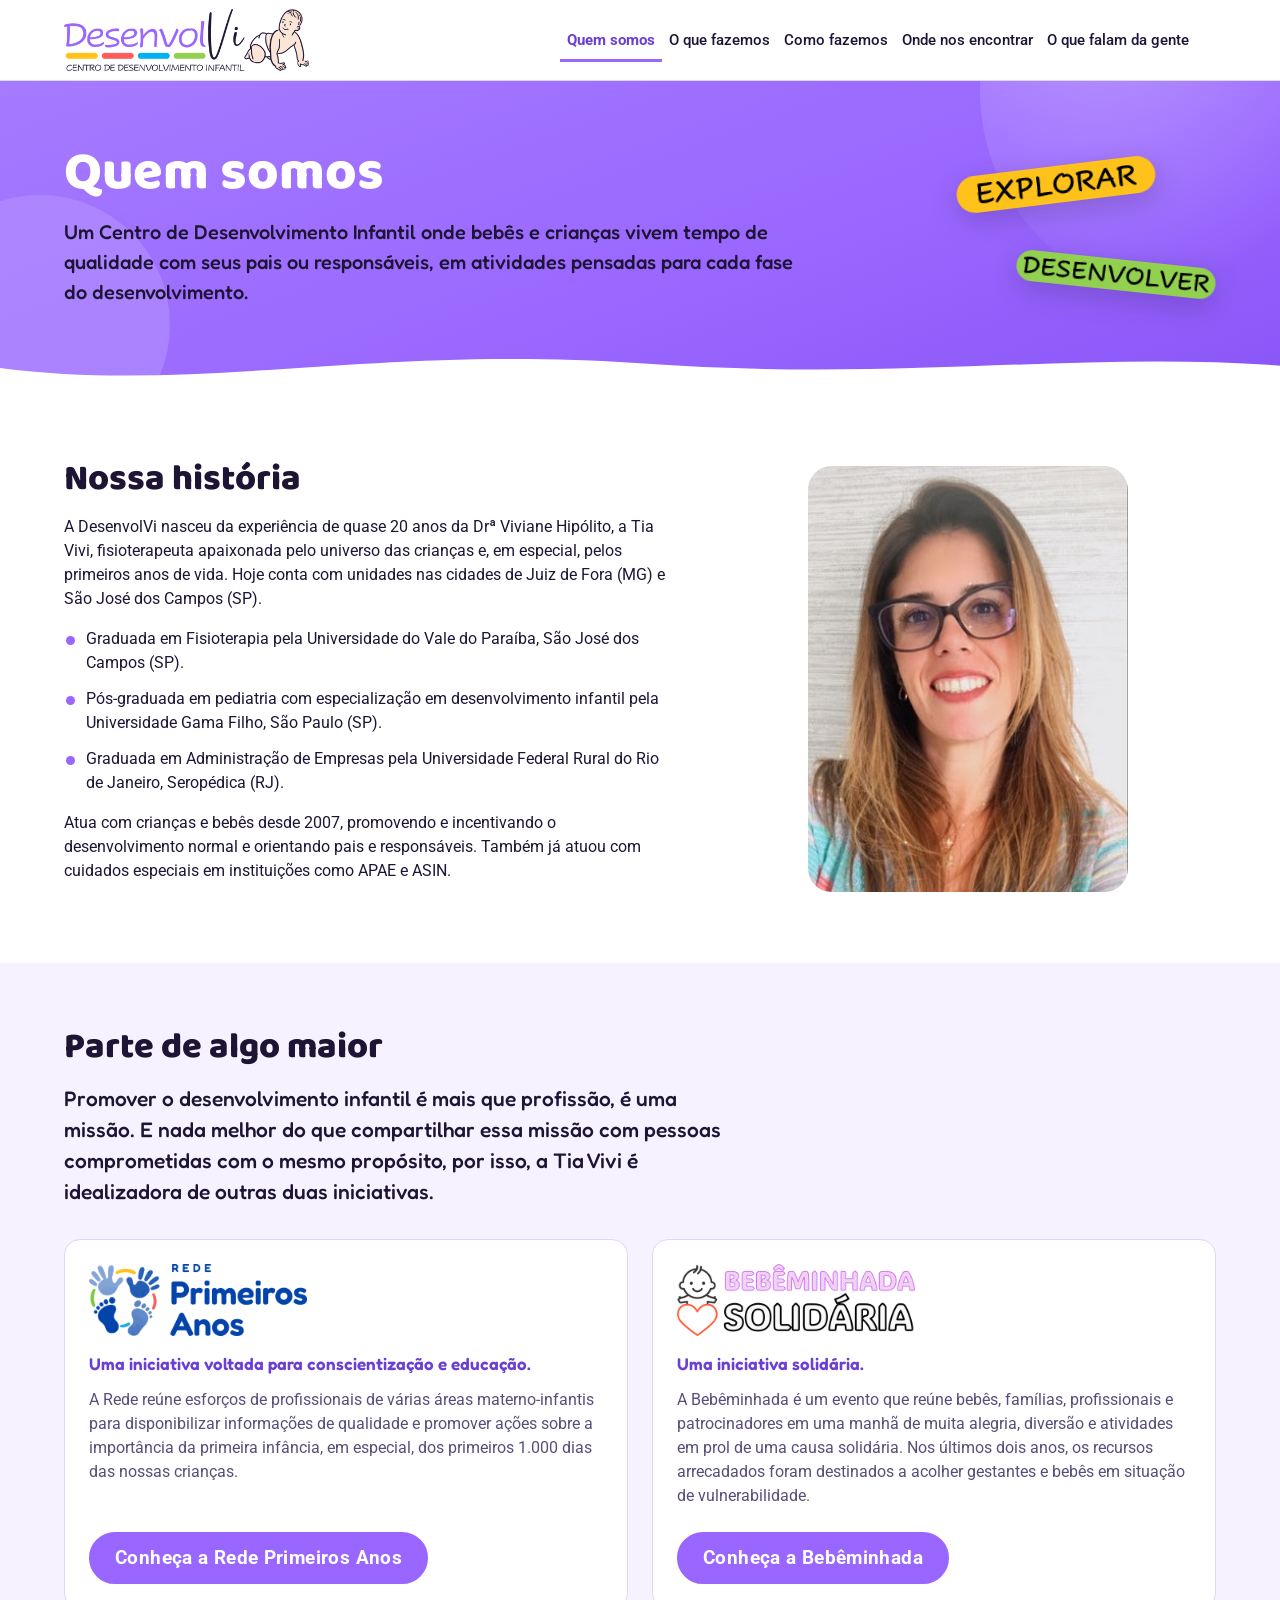
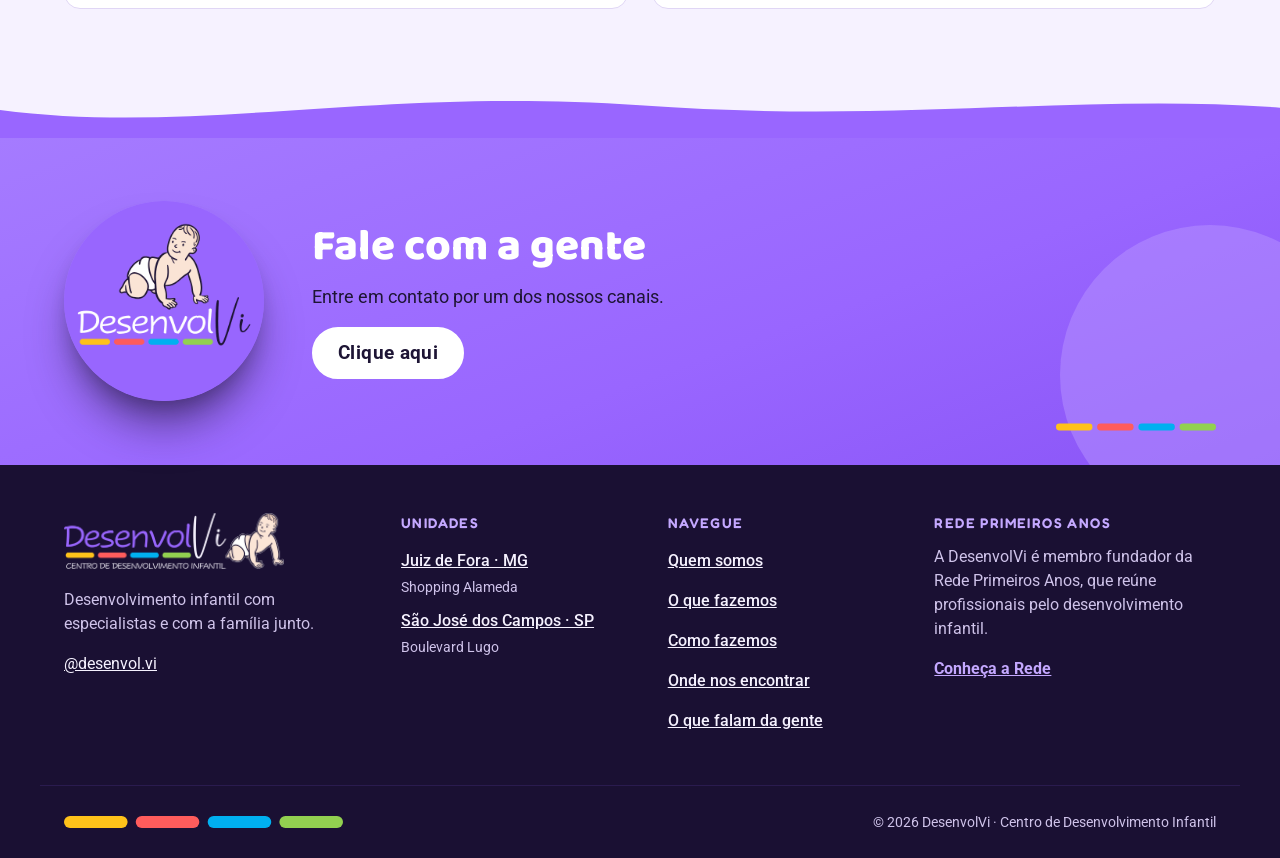
<file: quem-somos.html>
<!doctype html>
<html lang="pt-BR">
<head>
<meta charset="utf-8">
<meta name="viewport" content="width=device-width, initial-scale=1">
<title>Quem somos · DesenvolVi</title>
<meta name="description" content="A história da DesenvolVi e da Tia Vivi, a Rede Primeiros Anos e a Bebêminhada Solidária.">
<meta name="theme-color" content="#9966FF">
<meta property="og:type" content="website">
<meta property="og:locale" content="pt_BR">
<meta property="og:title" content="Quem somos · DesenvolVi">
<meta property="og:description" content="A história da DesenvolVi e da Tia Vivi, a Rede Primeiros Anos e a Bebêminhada Solidária.">
<meta property="og:image" content="assets/img/icone-app-512.png">
<link rel="icon" href="assets/img/favicon.ico" sizes="any">
<link rel="icon" type="image/png" sizes="32x32" href="assets/img/favicon-32.png">
<link rel="apple-touch-icon" href="assets/img/apple-touch-icon.png">
<link rel="preload" href="assets/fonts/baloo-2-latin-800-normal.woff2" as="font" type="font/woff2" crossorigin>
<link rel="preload" href="assets/fonts/roboto-latin-400-normal.woff2" as="font" type="font/woff2" crossorigin>
<link rel="stylesheet" href="assets/css/style.css?v=5">
</head>
<body>
<a class="pular" href="#conteudo">Pular para o conteúdo</a>
<header class="site-header">
  <div class="wrap hd">
    <a class="marca" href="index.html" aria-label="DesenvolVi, Centro de Desenvolvimento Infantil, página inicial"><img src="assets/img/logo-desenvolvi.png" alt="DesenvolVi, Centro de Desenvolvimento Infantil" width="276" height="70"></a>
    <nav class="menu" id="menu" aria-label="Menu principal">
      <ul><li><a href="quem-somos.html" aria-current="page">Quem somos</a></li><li><a href="index.html#servicos">O que fazemos</a></li><li><a href="como-fazemos.html">Como fazemos</a></li><li><a href="index.html#unidades">Onde nos encontrar</a></li><li><a href="o-que-falam.html">O que falam da gente</a></li></ul>
      <a class="lnk-app" href="#" data-app hidden>Entrar no app</a>
    </nav>
    <div class="hd-acoes">
      <button class="menu-toggle" id="menu-toggle" type="button" aria-controls="menu" aria-expanded="false" aria-label="Abrir menu"><span></span><span></span><span></span></button>
    </div>
  </div>
</header>

<main id="conteudo">
  <section class="pg-topo lilas">
    <span class="decor" aria-hidden="true"><span class="bolha b1"></span><span class="bolha b2"></span></span>
    <div class="wrap pg-topo-in">
      <div>
        <h1>Quem somos</h1>
        <p class="lead">Um Centro de Desenvolvimento Infantil onde bebês e crianças vivem tempo de qualidade com seus pais ou responsáveis, em atividades pensadas para cada fase do desenvolvimento.</p>
      </div>
      <div class="pg-adesivos" aria-hidden="true">
        <img src="assets/img/pilulas/explorar.svg" alt="" width="190" height="40">
        <img src="assets/img/pilulas/desenvolver.svg" alt="" width="190" height="40">
      </div>
    </div>
    <svg class="onda o-branco onda-base" viewBox="0 0 1440 96" preserveAspectRatio="none" aria-hidden="true" focusable="false"><path d="M0,48 C220,92 420,8 720,40 C1010,72 1220,18 1440,44 L1440,96 L0,96 Z" fill="currentColor"/></svg>
  </section>

  <section class="secao">
    <div class="wrap duas">
      <div>
        <h2>Nossa história</h2>
        <p>A DesenvolVi nasceu da experiência de quase 20 anos da Drª Viviane Hipólito, a Tia Vivi, fisioterapeuta apaixonada pelo universo das crianças e, em especial, pelos primeiros anos de vida. Hoje conta com unidades nas cidades de Juiz de Fora (MG) e São José dos Campos (SP).</p>
        <ul class="formacao">
          <li>Graduada em Fisioterapia pela Universidade do Vale do Paraíba, São José dos Campos (SP).</li>
          <li>Pós-graduada em pediatria com especialização em desenvolvimento infantil pela Universidade Gama Filho, São Paulo (SP).</li>
          <li>Graduada em Administração de Empresas pela Universidade Federal Rural do Rio de Janeiro, Seropédica (RJ).</li>
        </ul>
        <p>Atua com crianças e bebês desde 2007, promovendo e incentivando o desenvolvimento normal e orientando pais e responsáveis. Também já atuou com cuidados especiais em instituições como APAE e ASIN.</p>
      </div>
      <figure class="foto-red retrato" data-foto="tia_vivi"></figure>
    </div>
  </section>

  <section class="secao suave">
    <div class="wrap">
      <h2>Parte de algo maior</h2>
      <p class="intro-sec sub-destaque">Promover o desenvolvimento infantil é mais que profissão, é uma missão. E nada melhor do que compartilhar essa missão com pessoas comprometidas com o mesmo propósito, por isso, a Tia Vivi é idealizadora de outras duas iniciativas.</p>
      <div class="grade g2 parcerias">
        <article class="cartao parceria">
          <h3 class="parceria-logo"><img src="assets/img/logo-rede-primeiros-anos.png" alt="Rede Primeiros Anos" width="546" height="180" loading="lazy"></h3>
          <p class="parceria-sub">Uma iniciativa voltada para conscientização e educação.</p>
          <p>A Rede reúne esforços de profissionais de várias áreas materno-infantis para disponibilizar informações de qualidade e promover ações sobre a importância da primeira infância, em especial, dos primeiros 1.000 dias das nossas crianças.</p>
          <a class="btn btn-primary" href="#" data-rede>Conheça a Rede Primeiros Anos</a>
        </article>
        <article class="cartao parceria">
          <h3 class="parceria-logo"><img src="assets/img/logo-bebeminhada.png" alt="Bebêminhada Solidária" width="596" height="180" loading="lazy"></h3>
          <p class="parceria-sub">Uma iniciativa solidária.</p>
          <p>A Bebêminhada é um evento que reúne bebês, famílias, profissionais e patrocinadores em uma manhã de muita alegria, diversão e atividades em prol de uma causa solidária. Nos últimos dois anos, os recursos arrecadados foram destinados a acolher gestantes e bebês em situação de vulnerabilidade.</p>
          <a class="btn btn-primary" href="#" data-bebeminhada>Conheça a Bebêminhada</a>
        </article>
      </div>
    </div>
  </section>

  <section class="cta-final lilas">
    <svg class="onda o-lilas onda-topo" viewBox="0 0 1440 96" preserveAspectRatio="none" aria-hidden="true" focusable="false"><path d="M0,48 C220,92 420,8 720,40 C1010,72 1220,18 1440,44 L1440,96 L0,96 Z" fill="currentColor"/></svg>
    <span class="decor" aria-hidden="true"><span class="bolha b3"></span></span>
    <div class="wrap cta-in">
      <span class="logo-3d cta-logo"><img src="assets/img/logo-icone.png" alt="DesenvolVi, Centro de Desenvolvimento Infantil" width="256" height="256" loading="lazy"></span>
      <div>
        <h2>Fale com a gente</h2>
        <p>Entre em contato por um dos nossos canais.</p>
        <a class="btn btn-claro" href="contato.html" aria-label="Clique aqui para ver todos os nossos canais de contato" data-evento="cta_final">Clique aqui</a>
      </div>
      <img class="faixa cta-faixa" src="assets/img/faixa.svg" alt="" width="200" height="12">
    </div>
  </section>
</main>

<footer class="site-footer">
  <div class="wrap ft">
    <div class="ft-marca">
      <img src="assets/img/logo-desenvolvi-escuro.png" alt="DesenvolVi, Centro de Desenvolvimento Infantil" width="276" height="70" loading="lazy">
      <p>Desenvolvimento infantil com especialistas e com a família junto.</p>
      <p><a href="#" data-instagram data-usuario>Instagram</a></p>
    </div>
    <div>
      <h2 class="ft-tit">Unidades</h2>
      <ul class="ft-lista" data-unidades="rodape"></ul>
    </div>
    <div>
      <h2 class="ft-tit">Navegue</h2>
      <ul class="ft-lista"><li><a href="quem-somos.html">Quem somos</a></li><li><a href="index.html#servicos">O que fazemos</a></li><li><a href="como-fazemos.html">Como fazemos</a></li><li><a href="index.html#unidades">Onde nos encontrar</a></li><li><a href="o-que-falam.html">O que falam da gente</a></li></ul>
      <p><a href="#" data-app hidden>Entrar no app</a></p>
    </div>
    <div class="ft-rede">
      <h2 class="ft-tit">Rede Primeiros Anos</h2>
      <p>A DesenvolVi é membro fundador da Rede Primeiros Anos, que reúne profissionais pelo desenvolvimento infantil.</p>
      <p><a href="#" data-rede>Conheça a Rede</a></p>
    </div>
  </div>
  <div class="wrap ft-base">
    <img class="faixa" src="assets/img/faixa.svg" alt="" width="200" height="12">
    <p>© <span id="ano">2026</span> DesenvolVi · Centro de Desenvolvimento Infantil</p>
  </div>
</footer>

<dialog class="dlg" id="dlg-agendar" aria-labelledby="dlg-tit">
  <div class="dlg-caixa">
    <button class="dlg-fechar" type="button" data-fechar aria-label="Fechar">×</button>
    <h2 id="dlg-tit">Escolha a unidade</h2>
    <p>A conversa continua pelo WhatsApp.</p>
    <ul class="dlg-lista" id="dlg-unidades"></ul>
  </div>
</dialog>

<script src="assets/js/config.js?v=5"></script>
<script src="assets/js/app.js?v=5"></script>
</body>
</html>
</file>
<file: assets/css/style.css>
/* DesenvolVi — site público
   Cores, tipografia, espaços e componentes do Design System DesenvolVi v2.2 (tokens.json). */

/* Fontes na própria pasta do site (assets/fonts, licença OFL): funcionam em qualquer sistema,
   sem depender do Google Fonts. Roboto no texto; Baloo 2 nos títulos e na frase de abertura;
   Fredoka nos subtítulos (textos pequenos acima dos títulos) e no texto logo abaixo do título de cada página. */
@font-face{font-family:"Roboto";src:url(../fonts/roboto-latin-400-normal.woff2) format("woff2");font-weight:400;font-style:normal;font-display:swap}
@font-face{font-family:"Roboto";src:url(../fonts/roboto-latin-500-normal.woff2) format("woff2");font-weight:500;font-style:normal;font-display:swap}
@font-face{font-family:"Roboto";src:url(../fonts/roboto-latin-700-normal.woff2) format("woff2");font-weight:700;font-style:normal;font-display:swap}
@font-face{font-family:"Baloo 2";src:url(../fonts/baloo-2-latin-700-normal.woff2) format("woff2");font-weight:700;font-style:normal;font-display:swap}
@font-face{font-family:"Baloo 2";src:url(../fonts/baloo-2-latin-800-normal.woff2) format("woff2");font-weight:800;font-style:normal;font-display:swap}
@font-face{font-family:"Fredoka";src:url(../fonts/fredoka-latin-500-normal.woff2) format("woff2");font-weight:500;font-style:normal;font-display:swap}
@font-face{font-family:"Fredoka";src:url(../fonts/fredoka-latin-600-normal.woff2) format("woff2");font-weight:600;font-style:normal;font-display:swap}

:root{
  --brand:#9966FF; --brand-text:#6B3FD4; --on-brand:#1E1535;
  --action:#9966FF; --action-hover:#8A52F5; --action-active:#7A42E8; --on-action:#FFFFFF;
  --surface:#FFFFFF; --surface-soft:#F6F2FF; --surface-brand:#9966FF; --on-surface-brand:#1E1535;
  --ink:#1E1535; --ink-muted:#5A4D7A; --line:#E0D6F5; --line-strong:#857AA3; --focus:#6B3FD4;
  --explorar:#FFC21A; --aprender:#FF5C5C; --incentivar:#00B0F0; --desenvolver:#92D050; --on-pilula:#1E1535;
  --success:#1B6B3A; --danger:#B3261E;
  --space-1:4px; --space-2:8px; --space-3:12px; --space-4:16px; --space-5:24px; --space-6:32px; --space-7:48px; --space-8:64px;
  --radius-sm:8px; --radius-md:16px; --radius-lg:24px; --radius-pill:999px;
  --shadow-card:0 2px 10px 0 rgba(153,102,255,.20);
  --touch-min:44px; --content-max:1200px;
  --font:"Roboto",system-ui,-apple-system,"Segoe UI",sans-serif;
  --titulo:"Baloo 2","Roboto",system-ui,-apple-system,"Segoe UI",sans-serif;
  --subtitulo:"Fredoka","Roboto",system-ui,-apple-system,"Segoe UI",sans-serif;
  --dur-fast:120ms; --dur-base:200ms; --dur-slow:320ms; --ease:cubic-bezier(.2,0,0,1);
  --z-sticky:100; --z-nav:200; --z-modal:400;
  --hh:96px;
}
*,*::before,*::after{box-sizing:border-box}
[hidden]{display:none!important}
html{scroll-behavior:smooth;scroll-padding-top:calc(var(--hh) + 16px);-webkit-text-size-adjust:100%}
body{margin:0;background:var(--surface);color:var(--ink);font-family:var(--font);font-size:16px;line-height:24px;font-weight:400}
img{max-width:100%;height:auto}
a{color:var(--brand-text)}
a:hover{color:var(--ink)}
:where(a,button,summary,input,select,textarea,[tabindex]):focus-visible{outline:3px solid var(--focus);outline-offset:2px}
h1,h2,h3{font-family:var(--font);color:var(--ink);margin:0 0 var(--space-4)}
h1,.h1{font-size:44px;line-height:48px;font-weight:800}
.display{font-size:64px;line-height:66px;font-weight:800}
h2,.h2{font-size:36px;line-height:40px;font-weight:800}
h3,.h3{font-size:24px;line-height:30px;font-weight:500}
/* títulos em Baloo 2 (h3 e textos seguem em Roboto) */
h1,h2,.h1,.h2,.display{font-family:var(--titulo)}
h2.h3{font-family:var(--titulo);font-weight:700;font-size:26px;line-height:30px}
p{margin:0 0 var(--space-4)}
.lead{font-size:18px;line-height:28px;color:var(--ink-muted);max-width:62ch}
.sr{position:absolute;width:1px;height:1px;overflow:hidden;clip:rect(0 0 0 0);white-space:nowrap}
.wrap{width:100%;max-width:var(--content-max);margin:0 auto;padding:0 var(--space-5)}
.pular{position:absolute;left:var(--space-4);top:-60px;z-index:999;background:var(--ink);color:#fff;padding:var(--space-2) var(--space-4);border-radius:var(--radius-sm)}
.pular:focus{top:var(--space-2);color:#fff}
.ic{flex:none}

/* ---------- botões ---------- */
.btn{display:inline-flex;align-items:center;justify-content:center;gap:var(--space-2);min-height:var(--touch-min);min-width:var(--touch-min);padding:var(--space-3) var(--space-5);border:2px solid var(--action);border-radius:var(--radius-pill);background:var(--action);color:var(--on-action);font:700 19px/24px var(--font);letter-spacing:.02em;text-decoration:none;cursor:pointer;transition:background-color var(--dur-fast) var(--ease),border-color var(--dur-fast) var(--ease),color var(--dur-fast) var(--ease)}
.btn-primary:hover{background:var(--action-hover);border-color:var(--action-hover);color:var(--on-action)}
.btn-primary:active{background:var(--action-active);border-color:var(--action-active)}
.btn-sec{background:transparent;border-color:var(--line-strong);color:var(--brand-text)}
.btn-sec:hover{background:var(--action-hover);border-color:var(--action-hover);color:var(--on-action)}
.lnk{display:inline-flex;align-items:center;min-height:var(--touch-min);font-weight:700;color:var(--brand-text);text-decoration:none}
.lnk::after{content:"→";margin-left:var(--space-2);transition:transform var(--dur-fast) var(--ease)}
.lnk:hover::after{transform:translateX(3px)}

/* ---------- pílulas (componente do Design System) ---------- */
.pilula{display:inline-block;font:700 14px/20px var(--font);letter-spacing:.1em;text-transform:uppercase;color:var(--on-pilula);padding:var(--space-2) var(--space-5);border-radius:var(--radius-pill)}
.pl-explorar{background:var(--explorar)}.pl-aprender{background:var(--aprender)}.pl-incentivar{background:var(--incentivar)}.pl-desenvolver{background:var(--desenvolver)}

/* ---------- cartões e grades ---------- */
.cartao{background:var(--surface-soft);border:1px solid var(--line);border-radius:var(--radius-md);padding:var(--space-5)}
.suave .cartao{background:var(--surface)}
.grade{display:grid;gap:var(--space-5);list-style:none;margin:0 0 var(--space-5);padding:0}
.g2{grid-template-columns:repeat(2,minmax(0,1fr))}
.g3{grid-template-columns:repeat(3,minmax(0,1fr))}
.g4{grid-template-columns:repeat(4,minmax(0,1fr))}
.aviso{color:var(--ink-muted);background:var(--surface-soft);border:1px dashed var(--line-strong);border-radius:var(--radius-md);padding:var(--space-5);margin:0;grid-column:1/-1}

/* ---------- cabeçalho: logo e ações em cima, menu embaixo (desktop) ---------- */
.site-header{position:sticky;top:0;z-index:var(--z-sticky);background:var(--surface);border-bottom:1px solid var(--line)}
.hd{display:flex;flex-wrap:wrap;align-items:center;column-gap:var(--space-5);padding-top:var(--space-3)}
.marca{order:1;display:block;flex:none;line-height:0}
.marca img{height:70px;width:auto;transition:height var(--dur-base) var(--ease)}
.hd-acoes{order:2;margin-left:auto;display:flex;align-items:center;gap:var(--space-3);flex:none}
.menu{order:3;flex:1 0 100%;display:flex;align-items:center;gap:var(--space-4);margin-top:var(--space-3);border-top:1px solid var(--line);padding:var(--space-1) 0}
.menu ul{display:flex;flex-wrap:wrap;gap:var(--space-1);list-style:none;margin:0 0 0 calc(-1 * var(--space-3));padding:0}
.menu a{display:inline-flex;align-items:center;min-height:var(--touch-min);padding:0 var(--space-3);border-radius:var(--radius-pill);color:var(--ink);font-weight:500;font-size:16px;text-decoration:none;white-space:nowrap}
.menu a:hover{background:var(--surface-soft);color:var(--brand-text)}
.menu a[aria-current="page"]{color:var(--brand-text);font-weight:700;box-shadow:inset 0 -3px 0 var(--brand);border-radius:0}
.lnk-app{margin-left:auto;font-weight:700!important;color:var(--brand-text)!important}
.site-header.compacto .hd{padding-top:var(--space-2)}
.site-header.compacto .marca img{height:52px}
.site-header.compacto .menu{margin-top:var(--space-2)}
.menu-toggle{display:none;width:var(--touch-min);height:var(--touch-min);border:2px solid var(--line-strong);border-radius:var(--radius-sm);background:var(--surface);cursor:pointer;flex-direction:column;align-items:center;justify-content:center;gap:5px;padding:0}
.menu-toggle span{display:block;width:20px;height:2px;background:var(--ink);border-radius:2px;transition:transform var(--dur-base) var(--ease),opacity var(--dur-base) var(--ease)}
.menu-toggle[aria-expanded="true"] span:nth-child(1){transform:translateY(7px) rotate(45deg)}
.menu-toggle[aria-expanded="true"] span:nth-child(2){opacity:0}
.menu-toggle[aria-expanded="true"] span:nth-child(3){transform:translateY(-7px) rotate(-45deg)}

/* ---------- seções ---------- */
.secao{padding:var(--space-8) 0}
.suave{background:var(--surface-soft)}
.intro-sec{color:var(--ink-muted);font-size:18px;line-height:28px;max-width:66ch;margin-bottom:var(--space-6)}
.duas{display:grid;grid-template-columns:1.1fr .9fr;gap:var(--space-7);align-items:center}
.foto-red{margin:0;border-radius:var(--radius-lg);overflow:hidden;aspect-ratio:4/3;background:var(--surface-soft)}
.foto-red img{width:100%;height:100%;object-fit:cover;display:block}
.faixa{display:block;height:12px;width:auto}

/* topo das páginas internas */
.pg-topo{background:var(--surface-soft);padding:var(--space-8) 0 var(--space-7);position:relative}
.pg-topo h1{margin-bottom:var(--space-4)}
.pg-topo .lead{margin:0}
.pg-faixa{position:absolute;left:50%;bottom:-6px;transform:translateX(-50%)}

/* ---------- topo da página inicial ---------- */
.hero{background:linear-gradient(180deg,var(--surface) 0%,var(--surface-soft) 100%);padding:var(--space-8) 0 var(--space-8);overflow:hidden}
.hero-in{display:flex;align-items:center;gap:var(--space-7);flex-wrap:wrap}
.ht-text{flex:1 1 420px;min-width:0}
.sobre{font-weight:700;font-size:14px;line-height:20px;letter-spacing:.1em;text-transform:uppercase;color:var(--brand-text);margin-bottom:var(--space-3)}
.acoes{display:flex;flex-wrap:wrap;gap:var(--space-3);margin-top:var(--space-6)}
.ht-art{flex:1 1 380px;min-width:0;position:relative;display:flex;justify-content:center;padding:var(--space-4) 0}
.ht-frame{width:min(440px,100%);aspect-ratio:1;border-radius:50%;background:var(--surface-soft);overflow:hidden;border:8px solid var(--brand);box-shadow:0 28px 60px rgba(153,102,255,.28);display:flex;align-items:center;justify-content:center}
.ht-frame img{width:100%;height:100%;object-fit:cover;object-position:58% 50%}
.pill{position:absolute;width:clamp(130px,34%,180px);height:auto;filter:drop-shadow(0 8px 14px rgba(30,21,53,.18))}
.pill.p1{left:2%;top:6%;transform:rotate(-6deg)}
.pill.p2{right:0;top:18%;transform:rotate(5deg)}
.pill.p3{left:-2%;top:56%;transform:rotate(4deg)}
.pill.p4{right:3%;bottom:6%;transform:rotate(-5deg)}
.ht-frame.ht-play{cursor:pointer}
.ht-frame.ht-play:focus-visible{outline:4px solid var(--focus);outline-offset:6px}

/* pilares */
.pilares .pilar{display:flex;flex-direction:column;align-items:flex-start;gap:var(--space-3)}
.pilares .pilar p{margin:0}
.pilar-longo h3{margin-bottom:var(--space-3)}
.pilar-longo p{margin:0}

/* serviços */
.servico{display:flex;flex-direction:column;align-items:flex-start}
.servico p:not(.tag){color:var(--ink-muted);flex:1}
.servico .btn{margin-top:var(--space-2)}
.servico .lnk{margin-top:var(--space-2)}
.sv-acoes{display:flex;flex-wrap:wrap;align-items:center;column-gap:var(--space-5)}
.tag{font-weight:700;font-size:14px;line-height:20px;letter-spacing:.02em;color:var(--brand-text);margin-bottom:var(--space-2)}

/* áreas */
.area{padding:0;overflow:hidden}
.area h3,.area p{padding:0 var(--space-5)}
.area h3{margin-top:var(--space-4);margin-bottom:var(--space-2)}
.area-foto{margin:0;aspect-ratio:16/10;background:var(--surface-soft)}
.area-foto img{width:100%;height:100%;object-fit:cover;display:block}

/* passos */
.passos{list-style:none;margin:0;padding:0;display:grid;grid-template-columns:repeat(3,minmax(0,1fr));gap:var(--space-5);counter-reset:p}
.passos li{position:relative;padding:var(--space-5);border:1px solid var(--line);border-radius:var(--radius-md);background:var(--surface)}
.passos .n{display:inline-flex;align-items:center;justify-content:center;width:44px;height:44px;border-radius:50%;background:var(--brand);color:var(--on-brand);font-weight:700;font-size:20px;margin-bottom:var(--space-3)}
.passos h3{margin-bottom:var(--space-2)}
.passos p{margin:0;color:var(--ink-muted)}

/* ciclo ação e reação */
.ciclo{list-style:none;margin:0;padding:0;display:grid;grid-template-columns:repeat(4,minmax(0,1fr));gap:var(--space-5);counter-reset:c}
.ciclo li{counter-increment:c;background:var(--surface-soft);border:1px solid var(--line);border-radius:var(--radius-md);padding:var(--space-5);position:relative}
.ciclo li::before{content:counter(c);position:absolute;right:var(--space-4);top:var(--space-4);font-weight:700;color:var(--ink-muted)}
.ciclo .pilula{margin-bottom:var(--space-3)}
.ciclo p{margin:0}
.ciclo + .fonte{margin-top:var(--space-5)}
.fonte{font-size:14px;line-height:20px;color:var(--ink-muted);margin:0}

/* perguntas frequentes */
.faqs{display:grid;gap:var(--space-3);max-width:860px}
.faq{background:var(--surface);border:1px solid var(--line);border-radius:var(--radius-md);padding:0 var(--space-5)}
.faq summary{cursor:pointer;min-height:var(--touch-min);display:flex;align-items:center;justify-content:space-between;gap:var(--space-4);padding:var(--space-4) 0;font-weight:700;list-style:none}
.faq summary::-webkit-details-marker{display:none}
.faq summary::after{content:"+";font-size:24px;color:var(--brand-text);transition:transform var(--dur-base) var(--ease)}
.faq[open] summary::after{transform:rotate(45deg)}
.faq p{color:var(--ink-muted);padding-bottom:var(--space-4);margin:0}

/* unidades */
.unidade{display:flex;flex-direction:column;align-items:flex-start}
.un-nome{margin-bottom:var(--space-1)}
.un-uf{color:var(--ink-muted);font-weight:500}
.un-local{color:var(--ink-muted);margin-bottom:var(--space-3)}
.un-linha{margin-bottom:var(--space-2)}
.un-acoes{display:flex;flex-wrap:wrap;gap:var(--space-3);margin-top:var(--space-3)}

/* equipe */
.pessoa{display:flex;gap:var(--space-5);align-items:flex-start}
.pessoa .av{flex:none;width:96px;height:96px;border-radius:50%;background:var(--brand);color:var(--on-brand);display:flex;align-items:center;justify-content:center;font-weight:700;font-size:28px;object-fit:cover}
.pessoa h3{margin-bottom:var(--space-1)}
.apelido{color:var(--brand-text);font-weight:700;margin-bottom:var(--space-1)}
.cargo{color:var(--ink-muted);font-size:14px;line-height:20px;margin-bottom:var(--space-3)}
.pessoa p:last-child{margin:0}

.destaque-rede{max-width:820px}
.insta{display:flex;flex-direction:column;align-items:flex-start;max-width:820px}
.depo blockquote{margin:0 0 var(--space-3);font-size:18px;line-height:28px}
.depo figcaption{color:var(--ink-muted)}

/* chamada final */
.cta-final{display:flex;align-items:center;gap:var(--space-6);background:var(--surface-soft);border:1px solid var(--line);border-radius:var(--radius-lg);padding:var(--space-6) var(--space-7);position:relative;overflow:hidden}
.cta-final::after{content:"";position:absolute;left:0;right:0;top:0;height:6px;background:linear-gradient(90deg,var(--explorar) 0 25%,var(--aprender) 25% 50%,var(--incentivar) 50% 75%,var(--desenvolver) 75%)}
.cta-final img{flex:none;width:160px}
.cta-final h2{margin-bottom:var(--space-2)}
.cta-final p{color:var(--ink-muted)}

/* ---------- rodapé ---------- */
.site-footer{background:var(--surface-soft);border-top:1px solid var(--line);padding:var(--space-7) 0 var(--space-5);margin-top:0}
.ft{display:grid;grid-template-columns:1.3fr 1fr 1fr 1.2fr;gap:var(--space-6)}
.ft-marca img{height:56px;width:auto;margin-bottom:var(--space-3)}
.ft-tit{font-family:var(--font);font-weight:700;font-size:14px;line-height:20px;letter-spacing:.1em;text-transform:uppercase;color:var(--ink-muted);margin-bottom:var(--space-3)}
.ft-lista{list-style:none;margin:0 0 var(--space-3);padding:0}
.ft-lista li{margin-bottom:var(--space-2)}
.ft-lista a{display:inline-flex;align-items:center;min-height:32px;font-weight:500}
.ft-lista span{display:block;color:var(--ink-muted);font-size:14px;line-height:20px}
.ft-rede p{color:var(--ink-muted)}
.ft-rede a{font-weight:700}
.ft-base{display:flex;align-items:center;justify-content:space-between;gap:var(--space-4);border-top:1px solid var(--line);margin-top:var(--space-6);padding-top:var(--space-5);color:var(--ink-muted);font-size:14px}
.ft-base p{margin:0}

/* barra de agendamento (celular) */

/* ---------- janela "Agendar visita" ---------- */
.dlg{border:0;padding:0;border-radius:var(--radius-lg);max-width:min(460px,calc(100vw - 32px));width:100%;color:var(--ink);background:var(--surface);box-shadow:0 24px 60px rgba(30,21,53,.35)}
.dlg::backdrop{background:rgba(30,21,53,.55)}
.dlg[open]{animation:dlgEntra var(--dur-slow) var(--ease)}
@keyframes dlgEntra{from{opacity:0;transform:translateY(12px)}to{opacity:1;transform:none}}
.dlg-caixa{padding:var(--space-6);position:relative}
.dlg-caixa h2{font-size:24px;line-height:30px;margin-bottom:var(--space-2);padding-right:var(--space-7)}
.dlg-caixa>p{color:var(--ink-muted)}
.dlg-fechar{position:absolute;right:var(--space-4);top:var(--space-4);width:var(--touch-min);height:var(--touch-min);border:0;border-radius:50%;background:var(--surface-soft);color:var(--ink);font-size:28px;line-height:1;cursor:pointer}
.dlg-lista{list-style:none;margin:var(--space-4) 0 0;padding:0;display:grid;gap:var(--space-3)}
.dlg-un{width:100%;justify-content:flex-start;text-align:left;padding:var(--space-3) var(--space-5)}
.dlg-un span{display:flex;flex-direction:column}
.dlg-un small{font-size:14px;line-height:20px;font-weight:400;letter-spacing:0;opacity:.9}
.dlg-sua{margin:var(--space-1) 0 0 var(--space-5);font-size:14px;line-height:20px;color:var(--ink-muted)}

/* ---------- abertura em vídeo (página inicial) ---------- */
.abertura{display:none;position:fixed;inset:0;z-index:9999;background:#000;overflow:hidden}
.intro-on .abertura{display:block}
html.intro-lock{overflow:hidden}
.intro-bg{position:absolute;inset:-6%;background:center/cover no-repeat;filter:blur(26px) brightness(.65);transition:opacity .6s}
.intro-clip{position:fixed;left:0;top:0;width:100vw;height:100vh;height:100dvh;overflow:hidden;box-sizing:border-box;border:0 solid var(--brand);background:#000}
.intro-video{display:block;width:100%;height:100%;object-fit:cover;object-position:50% 50%}
@media (max-aspect-ratio:1/1){.intro-video{object-fit:contain}.intro-clip{background:transparent}}
.intro-ctrl{position:absolute;right:16px;bottom:16px;display:flex;gap:10px;z-index:2;transition:opacity .3s}
.intro-btn{display:inline-flex;align-items:center;gap:8px;min-height:44px;min-width:44px;justify-content:center;padding:0 18px;border:1px solid rgba(255,255,255,.55);border-radius:999px;background:rgba(0,0,0,.45);color:#fff;font:700 15px var(--font);cursor:pointer;backdrop-filter:blur(6px)}
.intro-btn:hover,.intro-btn:focus-visible{background:rgba(255,255,255,.22)}
#intro-som{padding:0}
#intro-som .som-on{display:none}
#intro-som[aria-pressed="true"] .som-on{display:inline}
#intro-som[aria-pressed="true"] .som-off{display:none}
.intro-btn .som-txt{display:none;font-weight:700;font-size:.95rem}
.intro-btn.pede-som .som-txt{display:inline}
#intro-som.pede-som{padding:0 16px 0 12px}
.intro-btn.pede-som{animation:somPulso 1.6s ease-in-out infinite}
@keyframes somPulso{0%,100%{box-shadow:0 0 0 0 rgba(255,194,26,0)}50%{box-shadow:0 0 0 6px rgba(255,194,26,.45)}}
.abertura.saindo{background:transparent;transition:background .9s ease}
.abertura.abrindo{transition:background .9s ease}
.abertura.saindo .intro-bg{opacity:0}
.abertura.saindo .intro-ctrl{opacity:0;pointer-events:none}
.intro-clip.fade{transition:transform .8s ease,opacity .8s ease;transform:scale(1.06);opacity:0}
@keyframes sTop{from{opacity:0;transform:translateY(-24px)}to{opacity:1;transform:none}}
@keyframes sUp{from{opacity:0;transform:translateY(28px)}to{opacity:1;transform:none}}
@keyframes sFade{from{opacity:0}to{opacity:1}}
.site-entra .site-header{animation:sTop .8s ease both .15s}
.site-entra .ht-text>*{animation:sUp .8s cubic-bezier(.2,.7,.2,1) both}
.site-entra .ht-text>*:nth-child(1){animation-delay:.3s}.site-entra .ht-text>*:nth-child(2){animation-delay:.42s}.site-entra .ht-text>*:nth-child(3){animation-delay:.54s}.site-entra .ht-text>*:nth-child(4){animation-delay:.66s}
.site-entra .ht-art .pill{animation:sFade .7s ease both 1s}

/* ---------- responsivo ---------- */
@media (max-width:1199px){
  .hd{padding:var(--space-3) var(--space-5);min-height:88px;position:relative}
  .menu{position:absolute;left:0;right:0;top:100%;background:var(--surface);border-top:1px solid var(--line);border-bottom:1px solid var(--line);box-shadow:0 12px 24px rgba(30,21,53,.12);flex-direction:column;align-items:stretch;gap:0;padding:var(--space-3) var(--space-5) var(--space-5);margin:0;display:none;max-height:calc(100vh - var(--hh));overflow:auto}
  .menu.aberto{display:flex}
  .menu ul{flex-direction:column;gap:0;margin:0}
  .menu a{min-height:48px;padding:0 var(--space-3);border-radius:var(--radius-sm)}
  .menu a[aria-current="page"]{box-shadow:inset 3px 0 0 var(--brand);background:var(--surface-soft)}
  .lnk-app{margin-left:0}
  .menu-toggle{display:inline-flex}
  .site-header.compacto .hd{padding-top:var(--space-2);padding-bottom:var(--space-2);min-height:68px}
}
@media (max-width:991px){
  .g4{grid-template-columns:repeat(2,minmax(0,1fr))}
  .g3{grid-template-columns:1fr}
  .ciclo{grid-template-columns:repeat(2,minmax(0,1fr))}
  .ft{grid-template-columns:1fr 1fr}
  .duas{grid-template-columns:1fr;gap:var(--space-6)}
}
@media (max-width:767px){
  .wrap{padding:0 var(--space-4)}
  .display{font-size:44px;line-height:46px}
  h1,.h1{font-size:36px;line-height:40px}
  h2,.h2{font-size:30px;line-height:34px}
  h3,.h3{font-size:20px;line-height:26px}
  h2.h3{font-size:24px;line-height:28px}
  .secao{padding:var(--space-7) 0}
  .pg-topo{padding:var(--space-7) 0 var(--space-6)}
  .hero{padding:var(--space-6) 0 var(--space-7)}
  .g2,.passos{grid-template-columns:1fr}
  .cta-final{flex-direction:column;align-items:flex-start;padding:var(--space-6) var(--space-5)}
  .cta-final img{width:120px}
  .pessoa{flex-direction:column}
  .ft-base{flex-direction:column;align-items:flex-start}
}
@media (max-width:699px){
  .hd{min-height:72px;padding-left:var(--space-4);padding-right:var(--space-4)}
  .marca img{height:52px}
  .site-header.compacto .hd{min-height:64px}
  .site-header.compacto .marca img{height:46px}
  .ht-art .pill{width:34%}
  .acoes .btn{flex:1 1 auto}
}
@media (max-width:480px){
  .g4,.ciclo,.ft{grid-template-columns:1fr}
}
@media (prefers-reduced-motion:reduce){
  html{scroll-behavior:auto}
  *,*::before,*::after{animation-duration:.01ms!important;animation-iteration-count:1!important;transition-duration:.01ms!important}
  .abertura:not(.manual){display:none!important}
}

/* ==========================================================================
   v2 — faixas lilás e escuras, ondas e elementos da marca
   Texto sobre o lilás: escuro (on-surface-brand, 4,7:1); branco só em títulos grandes (3,7:1, texto grande).
   Faixa escura: superfície do tema escuro (#1A1033) com o texto claro do tema escuro.
   ========================================================================== */
:root{--escuro:#1A1033;--escuro-soft:#2A1B4F;--escuro-ink:#F6F2FF;--escuro-muted:#CFC3EA;--escuro-link:#C4A8FF;--lilas-claro:#B794FF}
html,body{overflow-x:clip}

/* ondas entre faixas */
.onda{display:block;position:absolute;left:0;width:100%;height:56px;pointer-events:none;z-index:1}
.onda-base{bottom:-1px}
.onda-topo{top:1px;transform:translateY(-100%)}
.o-branco{color:var(--surface)}.o-suave{color:var(--surface-soft)}.o-lilas{color:var(--brand)}.o-escuro{color:var(--escuro)}

/* faixa lilás */
.lilas{background:var(--brand);color:var(--on-surface-brand);position:relative}
.lilas h1,.lilas h2{color:#fff}
.lilas p,.lilas .lead{color:var(--on-surface-brand)}
.lilas a:not(.btn){color:var(--on-surface-brand)}
.lilas .sobre{color:var(--on-surface-brand)}
.bolha{position:absolute;border-radius:50%;pointer-events:none;z-index:0}
.bolha.b1{width:420px;height:420px;right:-120px;top:-160px;background:radial-gradient(circle at 30% 30%,rgba(255,255,255,.28),rgba(255,255,255,0) 70%)}
.bolha.b2{width:260px;height:260px;left:-90px;bottom:-60px;background:var(--lilas-claro);opacity:.55}
.bolha.b3{width:300px;height:300px;right:-80px;bottom:-120px;background:var(--lilas-claro);opacity:.5}
.bolha.b4{width:18px;height:18px;left:46%;top:18%;background:var(--explorar);box-shadow:120px 260px 0 -4px var(--aprender),-380px 340px 0 -6px var(--incentivar),40px 420px 0 -2px var(--desenvolver)}
.lilas .wrap,.escuro .wrap{position:relative;z-index:2}

/* botões sobre o lilás */
.btn-claro{background:#fff;border-color:#fff;color:var(--ink)}
.btn-claro:hover{background:var(--ink);border-color:var(--ink);color:#fff}
.btn-contorno{background:transparent;border-color:var(--ink);color:var(--ink)}
.btn-contorno:hover{background:var(--ink);border-color:var(--ink);color:#fff}

/* topo da página inicial em lilás */
.hero.lilas{background:linear-gradient(160deg,#A57BFF 0%,var(--brand) 55%,#8A55F7 100%);padding:var(--space-8) 0 calc(var(--space-8) + 40px)}
.hero.lilas .sobre{letter-spacing:.12em}
.hero.lilas .display{color:#fff;text-shadow:0 2px 0 rgba(30,21,53,.12)}
.hero.lilas .ht-frame{border-color:#fff;box-shadow:0 30px 70px rgba(30,21,53,.35);background:var(--lilas-claro)}

/* topo das páginas internas em lilás */
.pg-topo.lilas{background:linear-gradient(160deg,#A57BFF 0%,var(--brand) 60%,#8A55F7 100%);padding:var(--space-8) 0 calc(var(--space-8) + 24px);overflow:hidden}
.pg-topo-in{display:flex;align-items:center;justify-content:space-between;gap:var(--space-6)}
.pg-topo.lilas h1{color:#fff;font-size:54px;line-height:56px}
.pg-adesivos{position:relative;flex:none;width:260px;height:140px}
.pg-adesivos img{position:absolute;width:200px;height:auto;filter:drop-shadow(0 8px 14px rgba(30,21,53,.22))}
.pg-adesivos img:first-child{left:0;top:10px;transform:rotate(-7deg)}
.pg-adesivos img:last-child{right:0;bottom:6px;transform:rotate(6deg)}
.pg-topo .bolha.b1{top:-200px}

/* faixa escura */
.escuro{background:var(--escuro);color:var(--escuro-ink);position:relative}
.escuro .secao-in{padding:var(--space-8) var(--space-5) calc(var(--space-8) + 32px)}
.escuro h2,.escuro h3{color:var(--escuro-ink)}
.escuro p{color:var(--escuro-muted)}
.escuro a:not(.btn){color:var(--escuro-link)}
.escuro .lnk{color:var(--escuro-link)}
.numero{font-weight:700;font-size:20px;line-height:24px;color:var(--escuro-link)!important;margin-bottom:var(--space-2);letter-spacing:.04em;text-transform:uppercase}
.numero span{display:block;font-family:var(--titulo);font-weight:800;font-size:104px;line-height:96px;letter-spacing:-.01em;background:linear-gradient(90deg,var(--explorar),var(--aprender) 35%,var(--incentivar) 68%,var(--desenvolver));-webkit-background-clip:text;background-clip:text;color:transparent}
.foto-red.anel{border:8px solid var(--brand);box-shadow:0 0 0 8px rgba(153,102,255,.25)}
.rede-in{max-width:820px}
.sem-cartao{gap:var(--space-7)}
.sem-cartao article{border-left:4px solid var(--brand);padding-left:var(--space-5)}

/* pilares com cor */
.pilar,.pilar-longo{border-top:6px solid var(--line);background:var(--surface)}
.c-explorar{border-top-color:var(--explorar)}.c-aprender{border-top-color:var(--aprender)}.c-incentivar{border-top-color:var(--incentivar)}.c-desenvolver{border-top-color:var(--desenvolver)}
.pilares .pilar{box-shadow:var(--shadow-card)}
.pilar-longo{background:var(--surface-soft)}

/* serviços com foto */
.servico{padding:0;overflow:hidden;background:var(--surface)}
.servico>*:not(.sv-foto){margin-left:var(--space-5);margin-right:var(--space-5)}
.servico .tag{margin-top:var(--space-5)}
.servico>:last-child{margin-bottom:var(--space-5)}
.sv-foto{margin:0;aspect-ratio:16/9;background:var(--surface-soft)}
.sv-foto img{width:100%;height:100%;object-fit:cover;display:block}

/* passos com as cores dos pilares e linha ligando */
.passos.cores{position:relative}
.passos.cores li{border:0;background:transparent;padding:0 var(--space-3) 0 0}
.passos.cores .n{width:56px;height:56px;font-size:24px;color:var(--on-pilula);position:relative;z-index:1}
.passos.cores li:nth-child(1) .n{background:var(--explorar)}
.passos.cores li:nth-child(2) .n{background:var(--aprender)}
.passos.cores li:nth-child(3) .n{background:var(--incentivar)}
.passos.cores::before{content:"";position:absolute;left:28px;right:33%;top:27px;border-top:3px dashed var(--line-strong);z-index:0}

/* chamada final em faixa lilás */
.cta-final.lilas{display:block;border:0;border-radius:0;padding:var(--space-8) 0 var(--space-8);margin-top:56px;background:linear-gradient(160deg,#A57BFF 0%,var(--brand) 60%,#8A55F7 100%);overflow:visible}
.cta-final.lilas::after{display:none}
.cta-in{display:flex;align-items:center;gap:var(--space-7)}
.cta-in h2{color:#fff;font-size:44px;line-height:48px;margin-bottom:var(--space-3)}
.cta-in p{color:var(--on-surface-brand);font-size:18px;line-height:28px;max-width:56ch}
.cta-bebe{flex:none;width:220px;background:#fff;border-radius:50%;padding:18px;box-shadow:0 20px 40px rgba(30,21,53,.25)}
.cta-faixa{position:absolute;right:var(--space-5);bottom:calc(-1 * var(--space-6))}
.cta-final .bolha.b3{bottom:-60px}
.cta-final{overflow:hidden}

/* unidades com mapa */
.unidade.com-mapa{padding:0;overflow:hidden;background:var(--surface)}
.unidade.com-mapa{display:flex;flex-direction:column}
/* mapa e fachada centralizados no cartão, com a largura do conteúdo (mais de 80% do cartão) */
.un-mapas{align-self:stretch;margin:auto var(--space-5) var(--space-5);display:grid;gap:var(--space-4)}
.un-mapa{width:100%;aspect-ratio:4/3;background:var(--surface-soft);border-radius:var(--radius-sm);overflow:hidden;border:1px solid var(--line)}
.un-mapa iframe{display:block;width:100%;height:100%;border:0}
.un-info{padding:var(--space-5)}
.unidade:not(.com-mapa) .un-info{padding:0}

/* avaliações */
.avaliacoes-widget{min-height:120px}

/* rodapé escuro */
.site-footer{background:var(--escuro);border-top:0;color:var(--escuro-muted)}
.site-footer .ft-tit{color:var(--escuro-link)}
.site-footer a{color:var(--escuro-ink)}
.site-footer a:hover{color:var(--escuro-link)}
.site-footer .ft-lista span,.site-footer .ft-rede p,.site-footer p{color:var(--escuro-muted)}
.site-footer .ft-rede a{color:var(--escuro-link)}
.ft-base{border-top-color:var(--escuro-soft)}
.cta-final.lilas+.site-footer,.lilas+.site-footer{margin-top:0}

@media (max-width:991px){
  .pg-adesivos{display:none}
  .cta-in{flex-direction:column;align-items:flex-start}
  .cta-bebe{width:150px}
  .passos.cores::before{display:none}
}
@media (max-width:767px){
  .onda{height:32px}
  .hero.lilas{padding:var(--space-6) 0 calc(var(--space-7) + 24px)}
  .pg-topo.lilas{padding:var(--space-7) 0 calc(var(--space-7) + 16px)}
  .pg-topo.lilas h1{font-size:40px;line-height:42px}
  .numero span{font-size:80px;line-height:76px}
  .escuro .secao-in{padding:var(--space-7) var(--space-4) calc(var(--space-7) + 24px)}
  .cta-in h2{font-size:34px;line-height:38px}
  .cta-final.lilas{padding:var(--space-7) 0;margin-top:32px}
  .bolha.b1{width:280px;height:280px}
  .passos.cores li{padding:0}
}
/* decoração presa dentro da faixa (a onda de cima pode sair da faixa) */
.decor{position:absolute;inset:0;overflow:hidden;pointer-events:none;z-index:0}
.cta-final{overflow:visible}
.pg-topo.lilas{overflow:visible}
@media (max-width:991px){.bolha.b4{display:none}}
.rede-in{max-width:var(--content-max)}
.rede-in>p{max-width:62ch}
/* faixa escura seguida da chamada lilás: sem a onda branca entre as duas */
.escuro:has(+ .cta-final) .onda-base{display:none}
.escuro + .cta-final.lilas{margin-top:0}

/* cabeçalho em uma linha só: logo, menu e botão (a partir de 1200 px) */
@media (min-width:1200px){
  .hd{flex-wrap:nowrap;padding-top:var(--space-2);padding-bottom:var(--space-2);min-height:80px;column-gap:var(--space-4)}
  .marca img{height:62px}
  .menu{order:2;flex:0 1 auto;margin:0 0 0 auto;border-top:0;padding:0;gap:var(--space-2)}
  .menu ul{margin:0;gap:0;flex-wrap:nowrap}
  .menu{flex:0 0 auto}
  .menu a{font-size:15px;padding:0 7px}
  .menu a[aria-current="page"]{box-shadow:inset 0 -3px 0 var(--brand)}
  .lnk-app{margin-left:var(--space-2)}
  .hd-acoes{order:3;margin-left:var(--space-1)}
  .site-header.compacto .hd{min-height:64px;padding-top:var(--space-1);padding-bottom:var(--space-1)}
  .site-header.compacto .marca img{height:50px}
  .site-header.compacto .menu{margin-top:0}
}

/* ==========================================================================
   Três ideias-chave (página inicial) e dia a dia (O que fazemos)
   ========================================================================== */
.ideias .ideia{display:flex;flex-direction:column;align-items:flex-start}
.ideia .n{display:inline-flex;align-items:center;justify-content:center;width:48px;height:48px;border-radius:50%;font:800 26px/1 var(--titulo);color:var(--on-pilula);margin-bottom:var(--space-4)}
.ideia:nth-child(1) .n{background:var(--explorar)}
.ideia:nth-child(2) .n{background:var(--aprender)}
.ideia:nth-child(3) .n{background:var(--incentivar)}
.ideia h3{margin-bottom:var(--space-3)}
.ideia p{color:var(--ink-muted)}
.ideia .ideia-dv{margin:auto 0 0;padding-top:var(--space-4);border-top:1px solid var(--line);color:var(--ink);width:100%}
.ideia-dv strong{color:var(--brand-text)}
#ciencia .fonte{margin-top:var(--space-5)}
.links-sec{display:flex;flex-wrap:wrap;column-gap:var(--space-6);margin:var(--space-2) 0 0}

/* quatro áreas com as dicas para casa */
.areas .area{display:flex;flex-direction:column}
.nas-aulas{margin:0 var(--space-5) var(--space-5);padding:var(--space-4);border-radius:var(--radius-sm);background:var(--surface);flex:1}
.suave .nas-aulas{background:var(--surface-soft)}
.area .nas-aulas p{padding:0;margin:0;font-size:15px;line-height:22px;color:var(--ink)}
.area .nas-aulas .nas-aulas-tit{font-weight:700;font-size:14px;line-height:20px;letter-spacing:.08em;text-transform:uppercase;color:var(--brand-text);margin:0 0 var(--space-2)}
.sec-acao{margin:var(--space-6) 0 0}

/* cuidados do dia a dia */
.sobre-alerta{color:var(--danger)}
.cuidado{border-top:6px solid var(--aprender)}
.cuidado h3{margin-bottom:var(--space-3)}
.cuidado p{color:var(--ink-muted)}
.cuidado .na-pratica{color:var(--ink);margin:0}
.telas{margin:var(--space-6) 0 var(--space-5);padding:var(--space-5);border:1px solid var(--line);border-radius:var(--radius-md);background:var(--surface-soft)}
.telas h3{margin-bottom:var(--space-4)}
.telas-faixas{display:grid;grid-template-columns:repeat(2,minmax(0,1fr));gap:var(--space-4);margin-bottom:var(--space-4)}
.telas-faixas p{margin:0;background:var(--surface);border-radius:var(--radius-sm);border-left:4px solid var(--incentivar);padding:var(--space-4);color:var(--ink-muted)}
.telas-faixas .idade{display:block;font-weight:700;font-size:14px;line-height:20px;letter-spacing:.08em;text-transform:uppercase;color:var(--brand-text)}
.telas-faixas strong{display:block;font-size:20px;line-height:28px;color:var(--ink)}
.telas .telas-nota{margin:0;color:var(--ink-muted)}
.suave .telas{background:var(--surface)}
.fonte.fonte-aviso{margin-top:var(--space-2);font-weight:500;color:var(--ink)}
@media (min-width:1200px){.areas .area>p{min-height:72px}}
.gancho{display:flex;align-items:center;justify-content:space-between;gap:var(--space-6);margin-top:var(--space-6);background:var(--surface-soft);border:2px solid var(--brand)}
.gancho h3{margin-bottom:var(--space-2)}
.gancho p{margin:0;color:var(--ink-muted)}
.gancho .btn{flex:none}
@media (max-width:767px){
  .telas-faixas{grid-template-columns:1fr}
  .gancho{flex-direction:column;align-items:flex-start;gap:var(--space-4)}
  .ideia .n{width:44px;height:44px;font-size:24px}
}
/* faixa clara seguida da chamada lilás: a onda lilás entra direto na faixa, sem a tira branca */
.suave + .cta-final.lilas{margin-top:0}
.suave:has(+ .cta-final){padding-bottom:calc(var(--space-8) + 40px)}
@media (max-width:767px){.suave:has(+ .cta-final){padding-bottom:calc(var(--space-7) + 24px)}}

/* abertura da página inicial: texto, figura e o botão depois da figura (no celular fica abaixo da foto) */
.hero-in{display:grid;grid-template-columns:minmax(0,1fr) minmax(0,1fr);grid-template-rows:1fr auto auto 1fr;grid-template-areas:". arte" "texto arte" "acoes arte" ". arte";column-gap:var(--space-7);row-gap:0;align-items:center}
.hero-in>.ht-text{grid-area:texto;align-self:end}
.hero-in>.ht-art{grid-area:arte}
.hero-in>.acoes{grid-area:acoes;align-self:start;margin-top:var(--space-6)}
.hero.lilas .lead{font-family:"Fredoka",var(--font);font-weight:500;font-size:21px;line-height:31px;color:var(--on-surface-brand);max-width:34ch;margin-bottom:0}
.site-entra .hero-in>.acoes{animation:sUp .8s cubic-bezier(.2,.7,.2,1) both .66s}
@media (max-width:899px){
  .hero-in{grid-template-columns:1fr;grid-template-rows:auto;grid-template-areas:"texto" "arte" "acoes";row-gap:var(--space-4)}
  .hero-in>.acoes{margin-top:0}
  .hero.lilas .lead{max-width:none}
}
@media (max-width:767px){
  .hero.lilas .lead{font-size:19px;line-height:28px}
}

/* subtítulos em Fredoka: textos pequenos acima dos títulos, selos dos cartões e títulos do rodapé */
.sobre,.tag,.nas-aulas-tit,.telas-faixas .idade,.ft-tit{font-family:var(--subtitulo);font-weight:600}
.sobre{font-size:15px;letter-spacing:.09em}
.area .nas-aulas .nas-aulas-tit,.telas-faixas .idade{font-size:15px}
.pg-topo.lilas .lead{font-family:var(--subtitulo);font-weight:500;font-size:20px;line-height:30px}
@media (max-width:767px){.pg-topo.lilas .lead{font-size:18px;line-height:27px}}
/* faixa com onda embaixo (página inicial: Onde nos encontrar, antes do rodapé escuro) */
.secao.com-onda{position:relative;padding-bottom:calc(var(--space-8) + 56px)}
@media (max-width:767px){.secao.com-onda{padding-bottom:calc(var(--space-7) + 32px)}}

/* Quem somos: Parte de algo maior, com a Rede e a Bebêminhada lado a lado */
.sub-destaque{font-family:var(--subtitulo);font-weight:500;font-size:21px;line-height:31px;color:var(--ink);max-width:56ch}
.parceria{display:flex;flex-direction:column;align-items:flex-start}
.parceria h3{margin-bottom:var(--space-3)}
.parceria p{flex:1;color:var(--ink-muted)}
.parceria .btn{margin-top:var(--space-2)}
@media (max-width:767px){.sub-destaque{font-size:19px;line-height:28px}}
.parceria h3{margin-bottom:var(--space-1)}
.parceria .parceria-sub{flex:none;font-family:var(--subtitulo);font-weight:600;font-size:17px;line-height:24px;color:var(--brand-text);margin-bottom:var(--space-3)}
/* logos no lugar dos títulos dos cartões (o nome fica no texto alternativo da imagem) */
.parceria .parceria-logo{margin:0 0 var(--space-4)}
.parceria-logo img{display:block;height:72px;width:auto;max-width:100%}
@media (max-width:767px){.parceria-logo img{height:60px}}
/* Quem somos: formação da Tia Vivi */
.formacao{list-style:none;padding:0;margin:var(--space-4) 0}
.formacao li{position:relative;padding-left:22px;margin-bottom:var(--space-3)}
.formacao li:last-child{margin-bottom:0}
.formacao li::before{content:"";position:absolute;left:2px;top:9px;width:9px;height:9px;border-radius:50%;background:var(--brand)}
/* Quem somos: foto da Tia Vivi em formato retrato */
.foto-red.retrato{aspect-ratio:3/4;width:100%;max-width:320px;justify-self:center;align-self:center}
.foto-red.retrato img{object-position:50% 20%}
@media (max-width:767px){.foto-red.retrato{max-width:280px;margin:0 auto}}
/* O que falam: esconde o título "avaliação de clientes" que vem do quadro de avaliações do Google */
[data-avaliacoes] .es-widget-title-container{display:none!important}

/* Chamada final "Fale com a gente": logo-ícone da marca no lugar do bebê */
/* logo-ícone "flutuando": só uma sombra suave projetada abaixo, sem borda e sem relevo */
.logo-3d{position:relative;display:block;flex:none;border-radius:50%;box-shadow:0 32px 46px -12px rgba(30,21,53,.62),0 12px 20px -8px rgba(30,21,53,.30)}
.logo-3d img,.cta-final .logo-3d img{display:block;width:100%;height:100%;border-radius:50%}
.cta-final .cta-logo{width:200px;height:200px}
@media (max-width:767px){.cta-final .cta-logo{width:140px;height:140px}}

/* ==========================================================================
   Página de contatos (link da bio): pensada para o celular, uma coluna de botões
   ========================================================================== */
html:has(> body.pg-links){background:#8A55F7}
body.pg-links{min-height:100vh;background:linear-gradient(160deg,#A57BFF 0%,var(--brand) 55%,#8A55F7 100%)}
.links-wrap{max-width:480px;margin:0 auto;padding:var(--space-7) var(--space-4) var(--space-7);text-align:center}
.links-logo{width:128px;height:128px;margin:0 auto var(--space-5)}
.links-tit{color:#fff;font-size:36px;line-height:40px;margin:0 0 var(--space-2)}
.links-sub{font-family:var(--subtitulo);font-weight:500;font-size:18px;line-height:26px;color:var(--on-surface-brand);margin:0 0 var(--space-6)}
.links-sub a{color:var(--on-surface-brand)}
.links-grupo{margin:0 0 var(--space-5)}
.links-grupo-tit{font-family:var(--subtitulo);font-weight:600;font-size:15px;line-height:20px;letter-spacing:.09em;text-transform:uppercase;color:var(--on-surface-brand);margin:0 0 var(--space-3)}
.link-btn{display:flex;align-items:center;gap:var(--space-3);min-height:58px;padding:var(--space-2) var(--space-5) var(--space-2) var(--space-2);margin:0 0 var(--space-3);background:#fff;border-radius:var(--radius-pill);color:var(--ink);font-weight:700;font-size:17px;line-height:22px;text-decoration:none;box-shadow:0 6px 16px rgba(30,21,53,.15);transition:transform .15s ease,box-shadow .15s ease}
.link-btn:hover{transform:translateY(-2px);box-shadow:0 10px 22px rgba(30,21,53,.22)}
.link-btn:focus-visible{outline:3px solid #fff;outline-offset:3px}
.link-ic{flex:none;display:inline-flex;align-items:center;justify-content:center;width:42px;height:42px;border-radius:50%;background:var(--surface-soft);color:var(--brand-text)}
.link-ic svg,.link-ic .ic{width:21px;height:21px}
.link-txt{flex:1;text-align:left}
.link-btn.destaque{background:var(--ink);color:#fff;font-size:18px}
.link-btn.destaque .link-ic{background:var(--explorar);color:var(--on-pilula)}
.links-faixa{display:block;margin:var(--space-6) auto var(--space-3);width:160px;height:auto}
.links-rodape{margin:0;font-size:14px;line-height:20px;color:var(--on-surface-brand)}
@media (prefers-reduced-motion:reduce){.link-btn{transition:none}.link-btn:hover{transform:none}}
</file>
